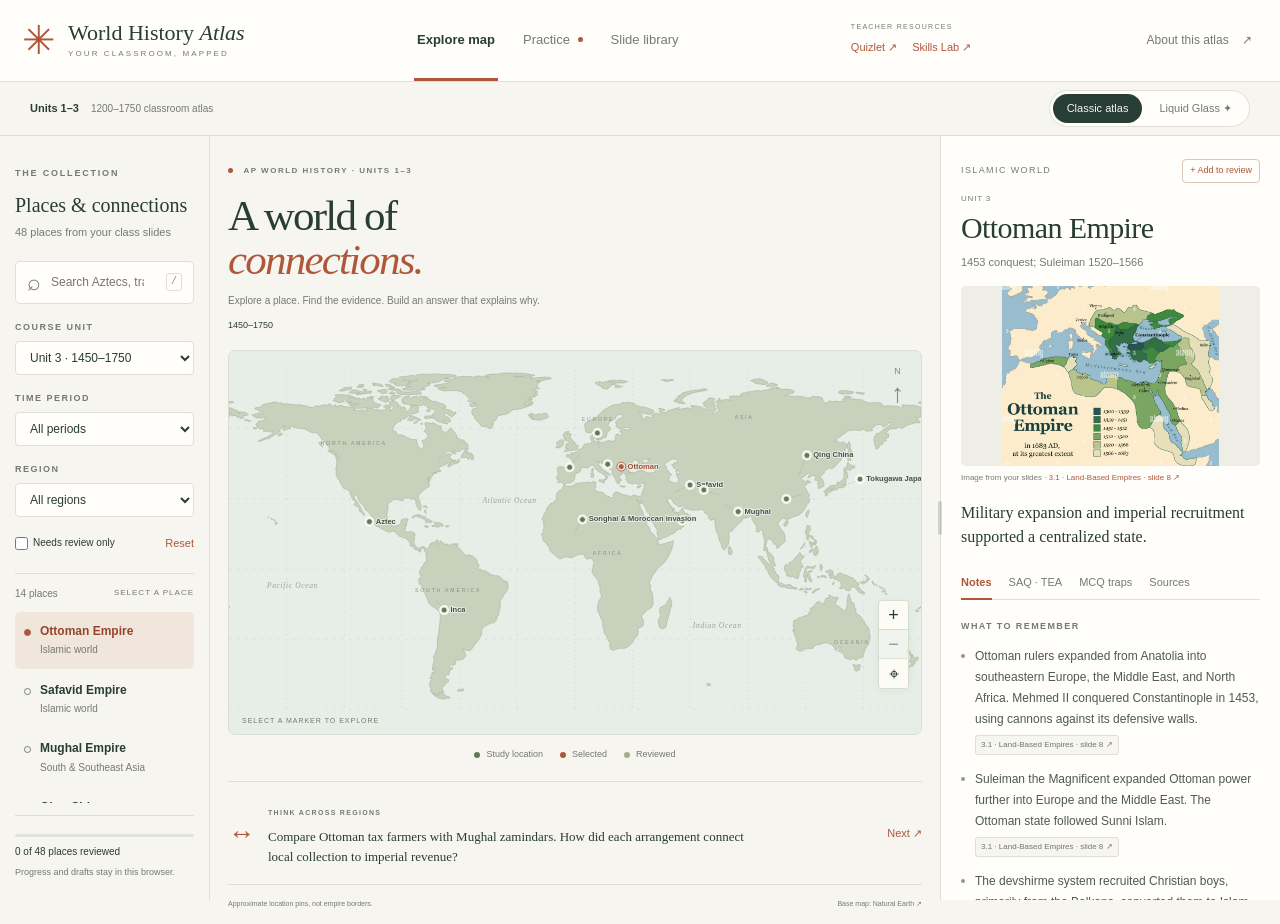
<file: index.html>
<!doctype html>
<html lang="en" data-default-theme="classic" data-theme="classic">
<head>
  <meta charset="utf-8">
  <meta name="viewport" content="width=device-width,initial-scale=1">
  <meta name="description" content="An offline AP World History study atlas built from your classroom slides. Explore places, practice TEA responses, and revise with source-linked questions.">
  <meta name="theme-color" content="#f7f5ef">
  <title>World History Atlas · APWH Study Map</title>
  <link rel="icon" href="assets/favicon.svg" type="image/svg+xml">
  <script src="theme.js"></script>
  <link rel="stylesheet" href="styles.css">
  <link rel="stylesheet" href="unit3.css">
  <link rel="stylesheet" href="glass.css">
  <link rel="stylesheet" href="ocean-glass.css?v=classic-ocean">
  <link rel="stylesheet" href="live-glass.css?v=study-resize-1">
  <link rel="stylesheet" href="glass-material.css?v=optics-3">
  <link rel="stylesheet" href="map-interactions.css?v=map-gestures-3">
  <link rel="stylesheet" href="study-controls.css?v=study-controls-1">
  <link rel="stylesheet" href="study-resize.css?v=study-resize-1">
  <script src="land.js" defer></script>
  <script src="sources.js" defer></script>
  <script src="data.js" defer></script>
  <script src="app.js?v=map-gestures-3" defer></script>
  <script src="ocean-glass.js?v=classic-ocean" defer></script>
  <script src="glass-material.js?v=study-controls-1" defer></script>
  <script src="live-glass.js?v=study-resize-1" defer></script>
  <script src="glass-diagnostics.js?v=optics-3" defer></script>
  <script src="study-resize.js?v=study-resize-1" defer></script>
</head>
<body>
  <a href="#main" class="skip-link">Skip to study content</a>
  <header class="site-header">
    <a href="#explore" class="brand" aria-label="World History Atlas home"><span class="brand-symbol" aria-hidden="true">✳</span><span>World History <em>Atlas</em><small>YOUR CLASSROOM, MAPPED</small></span></a>
    <nav aria-label="Main navigation">
      <button class="nav-button active" data-view="explore" aria-current="page">Explore map</button>
      <button class="nav-button" data-view="practice">Practice <span class="nav-dot" aria-hidden="true"></span></button>
      <button class="nav-button" data-view="library">Slide library</button>
    </nav>
    <div class="teacher-links" role="group" aria-label="Teacher resources">
      <span class="teacher-links-label">TEACHER RESOURCES</span>
      <div class="teacher-links-items">
        <a href="https://quizlet.com/class/31576935/materials" target="_blank" rel="noopener noreferrer" aria-label="Open your teacher’s Quizlet class in a new tab">Quizlet ↗</a>
        <a href="https://ap-history-skills-lab.netlify.app/" target="_blank" rel="noopener noreferrer" aria-label="Open your teacher’s AP History Skills Lab in a new tab">Skills Lab ↗</a>
      </div>
    </div>
    <button class="about-button" id="about-button" aria-label="About sources and map">About this atlas <span aria-hidden="true">↗</span></button>
  </header>
  <div class="edition-toolbar">
    <div class="edition-scope"><strong>Units 1–3</strong><span>1200–1750 classroom atlas</span></div>
    <div class="edition-switch" role="group" aria-label="Choose a visual style">
      <a id="theme-classic" data-theme-choice="classic" href="classic.html" aria-current="page">Classic atlas</a>
      <a id="theme-glass" data-theme-choice="glass" href="glass.html">Liquid Glass <span aria-hidden="true">✦</span></a>
    </div>
  </div>
  <main id="main" tabindex="-1">
    <section id="view-explore" class="view explore-view" aria-label="Explore the study map">
      <aside class="sidebar" aria-label="Search and filter locations">
        <div class="sidebar-intro"><span class="eyebrow">THE COLLECTION</span><h2>Places & connections</h2><p><span id="entry-count">0</span> places from your class slides</p></div>
        <label class="search-box"><span aria-hidden="true">⌕</span><input id="search" type="search" placeholder="Search Aztecs, trade…" aria-label="Search places and study notes"><kbd>/</kbd></label>
        <div class="filter-section unit-filter"><label for="unit">COURSE UNIT</label><select id="unit"><option value="all">All units</option><option value="units12">Units 1–2 · 1200–1450</option><option value="unit3">Unit 3 · 1450–1750</option></select></div>
        <div class="filter-section"><label for="period">TIME PERIOD</label><select id="period"><option value="all">All periods</option><option value="core">1200–1450</option><option value="earlymodern">1450–1750 · Unit 3</option><option value="before">Before 1200 · context</option><option value="after">Later extensions · Units 1–2</option></select></div>
        <div class="filter-section"><label for="region">REGION</label><select id="region"><option value="all">All regions</option></select></div>
        <div class="revision-line"><label><input type="checkbox" id="revision-only"> Needs review only</label><button id="clear-filters" class="text-button">Reset</button></div>
        <div class="list-heading"><span id="result-count" role="status" aria-live="polite"></span><span>SELECT A PLACE</span></div>
        <div id="location-list" class="location-list" aria-label="Filtered study locations"></div>
        <div class="sidebar-bottom"><span class="progress-track"><span id="progress-bar"></span></span><p id="progress-label"></p><small>Progress and drafts stay in this browser.</small></div>
      </aside>
      <section class="atlas-stage" aria-label="World map">
        <div class="atlas-heading"><div class="eyebrow"><span class="live-dot"></span> AP WORLD HISTORY · UNITS 1–3</div><h1>A world of<br><em>connections.</em></h1><p>Explore a place. Find the evidence.<br> Build an answer that explains why.</p><div class="scope-note" id="scope-note">1200–1750 <span>Now including Unit 3: land-based empires</span></div></div>
        <div id="map-wrap" class="map-wrap">
          <div id="ocean-surface" class="ocean-surface" aria-hidden="true" data-renderer="pending">
            <canvas id="ocean-canvas"></canvas>
            <svg class="ocean-svg-fallback" viewBox="0 0 1100 610" preserveAspectRatio="none" focusable="false">
              <defs><filter id="ocean-photo-refraction" x="-12%" y="-12%" width="124%" height="124%" color-interpolation-filters="sRGB"><feTurbulence type="fractalNoise" baseFrequency="0.007 0.011" numOctaves="2" seed="12" result="ocean-flow"/><feGaussianBlur in="ocean-flow" stdDeviation="2.4" result="ocean-normal"/><feDisplacementMap in="SourceGraphic" in2="ocean-normal" scale="46" xChannelSelector="R" yChannelSelector="G"/></filter></defs>
              <image id="ocean-fallback-photo" x="-40" y="-24" width="1180" height="658" preserveAspectRatio="xMidYMid slice" filter="url(#ocean-photo-refraction)"/>
            </svg>
          </div>
            <svg id="world-map" viewBox="0 0 1100 610" role="group" aria-label="Interactive world study map. Select a marker, or use the location list. Drag or use two fingers to pan; use the mouse wheel, pinch, or zoom buttons to zoom.">
            <defs><pattern id="ocean-dots" width="12" height="12" patternUnits="userSpaceOnUse"><circle cx="1" cy="1" r="0.65" fill="#bfcbc6" opacity=".42"/></pattern></defs>
            <rect width="1100" height="610" fill="url(#ocean-dots)"/>
            <g id="map-world"><g id="graticule" aria-hidden="true"></g><g id="land" aria-hidden="true"></g><g id="map-labels" aria-hidden="true"></g><g id="markers"></g></g>
          </svg>
          <div class="map-controls" aria-label="Map controls"><button id="zoom-in" aria-label="Zoom in">+</button><button id="zoom-out" aria-label="Zoom out">−</button><button id="zoom-reset" aria-label="Reset map view">⌖</button></div>
          <div class="map-north" aria-hidden="true">N<span>↑</span></div>
          <div class="map-tooltip" id="map-tooltip" role="status"></div>
          <p class="map-help">SELECT A MARKER TO EXPLORE <span>Drag to pan · Scroll or + / − to zoom</span></p>
        </div>
        <div class="map-legend"><span><i class="legend-dot"></i> Study location</span><span><i class="legend-dot selected"></i> Selected</span><span><i class="legend-dot known"></i> Reviewed</span></div>
        <div class="connection-note"><span class="note-icon" aria-hidden="true">↔</span><div><span class="eyebrow">THINK ACROSS REGIONS</span><p id="connection-text">Compare how states organized power, adapted to their environments, and connected through exchange.</p></div><button class="text-button" id="connection-next" aria-label="Next comparison idea">Next ↗</button></div>
        <footer class="map-footer"><span>Approximate location pins, not empire borders.</span><a class="ocean-credit" href="https://pixnio.com/media/dark-dark-blue-liquid-shadow-surface" target="_blank" rel="noopener noreferrer">Ocean photo · Adrian Pelletier ↗</a><a href="https://www.naturalearthdata.com/downloads/110m-physical-vectors/" target="_blank" rel="noreferrer">Base map: Natural Earth ↗</a></footer>
      </section>
      <aside id="detail-panel" class="detail-panel" aria-label="Selected location study panel" tabindex="-1"></aside>
    </section>

    <section id="view-practice" class="view practice-view" hidden aria-label="Practice and revision">
      <div class="page-intro"><span class="eyebrow">RECALL, EXPLAIN, CONNECT</span><h1>Make it <em>stick.</em></h1><p>Questions drawn from your classroom slides. Use the map’s filters to focus a session.</p></div>
      <div class="practice-layout">
        <aside class="practice-settings">
          <h2>Your revision session</h2><p id="practice-scope"></p>
          <label for="question-count">Questions</label><select id="question-count"><option value="10">Up to 10 questions</option><option value="20">Up to 20 questions</option><option value="all">All matching questions</option></select>
          <label class="check-label"><input id="quiz-review-only" type="checkbox"> Only places marked for review</label>
          <button id="start-quiz" class="primary-button">Start a session <span>→</span></button>
          <button id="resume-missed" class="secondary-button" hidden>Retry missed questions</button>
          <div class="practice-resources">
            <span class="eyebrow">PRACTICE WITH YOUR TEACHER</span>
            <a href="https://quizlet.com/class/31576935/materials" target="_blank" rel="noopener noreferrer">Quizlet class <span aria-hidden="true">↗</span><small>Open the class materials and question sets.</small></a>
            <a href="https://ap-history-skills-lab.netlify.app/" target="_blank" rel="noopener noreferrer">AP History Skills Lab <span aria-hidden="true">↗</span><small>SAQ prompts, teacher examples, and self-checks.</small></a>
          </div>
          <div class="practice-tip"><span class="eyebrow">A SMALL STUDY HABIT</span><p>Choose an answer before checking. Read the explanation, then open the source when you need the evidence.</p></div>
          <p class="muted small">These are original practice questions derived from the slides, not official College Board questions.</p>
        </aside>
        <div id="quiz-area" class="quiz-area" aria-live="polite"></div>
      </div>
    </section>

    <section id="view-library" class="view library-view" hidden aria-label="Classroom slide library">
      <div class="page-intro"><span class="eyebrow">GO BACK TO THE EVIDENCE</span><h1>Your classroom <em>library.</em></h1><p id="library-description">Original text, speaker notes where present, and embedded images from every classroom deck.</p></div>
      <div class="library-controls"><label class="search-box"><span aria-hidden="true">⌕</span><input id="library-search" type="search" placeholder="Search original slide text…" aria-label="Search slide library"></label><label class="sr-only" for="library-unit">Filter library by unit</label><select id="library-unit"><option value="all">All units</option><option value="units12">Units 1–2</option><option value="unit3">Unit 3</option></select><label class="sr-only" for="deck-filter">Filter by deck</label><select id="deck-filter"><option value="all">All classroom decks</option></select><button id="review-issues" class="secondary-button">Source notes to check</button></div>
      <div id="library-count" class="muted" role="status"></div><div id="slide-grid" class="slide-grid"></div><div id="library-pagination" class="pagination"></div>
    </section>
  </main>
  <dialog id="source-dialog" aria-labelledby="dialog-title"><div class="dialog-top"><span class="eyebrow">CLASSROOM SOURCE</span><button id="dialog-close" class="icon-button" aria-label="Close dialog">×</button></div><div id="dialog-content"></div></dialog>
  <div id="toast" class="toast" role="status" aria-live="polite"></div>
  <svg class="liquid-optics-defs" width="0" height="0" aria-hidden="true" focusable="false"><defs><filter id="atlas-control-refraction" x="-25%" y="-40%" width="150%" height="180%" color-interpolation-filters="sRGB"><feTurbulence type="fractalNoise" baseFrequency="0.019 0.052" numOctaves="2" seed="8" result="button-height"/><feGaussianBlur in="button-height" stdDeviation="1.15" result="button-normal"/><feDisplacementMap in="SourceGraphic" in2="button-normal" scale="18" xChannelSelector="R" yChannelSelector="G"/></filter></defs></svg>
  <noscript>This atlas needs JavaScript. Enable it in your browser and reopen this page.</noscript>
</body>
</html>
</file>
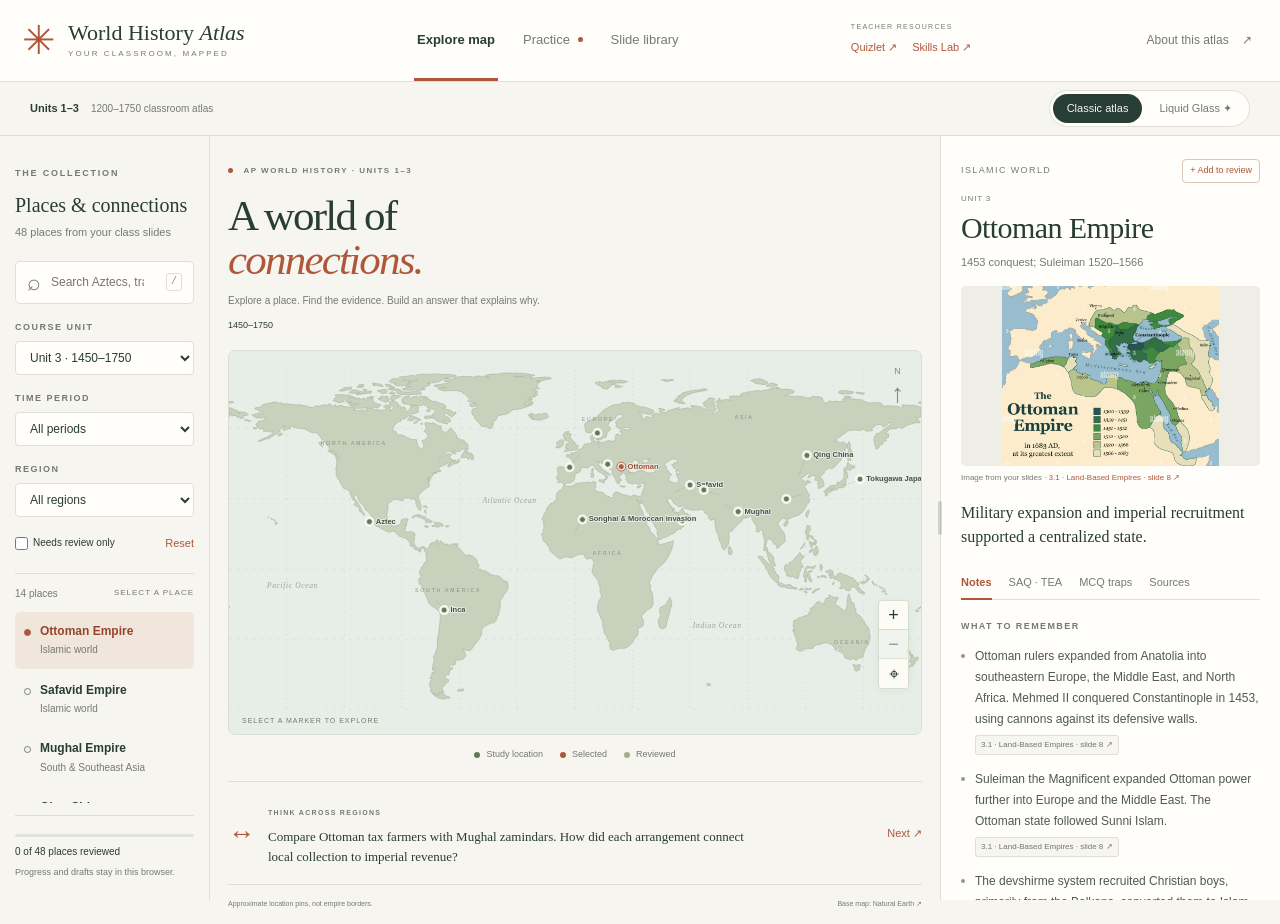
<file: classic.html>
<!doctype html>
<html lang="en" data-default-theme="classic" data-theme="classic">
<head>
  <meta charset="utf-8">
  <meta name="viewport" content="width=device-width,initial-scale=1">
  <meta name="description" content="An offline AP World History study atlas built from your classroom slides. Explore places, practice TEA responses, and revise with source-linked questions.">
  <meta name="theme-color" content="#f7f5ef">
  <title>World History Atlas · Classic</title>
  <link rel="icon" href="assets/favicon.svg" type="image/svg+xml">
  <script src="theme.js"></script>
  <link rel="stylesheet" href="styles.css">
  <link rel="stylesheet" href="unit3.css">
  <link rel="stylesheet" href="glass.css">
  <link rel="stylesheet" href="ocean-glass.css?v=classic-ocean">
  <link rel="stylesheet" href="live-glass.css?v=study-resize-1">
  <link rel="stylesheet" href="glass-material.css?v=optics-3">
  <link rel="stylesheet" href="map-interactions.css?v=map-gestures-3">
  <link rel="stylesheet" href="study-controls.css?v=study-controls-1">
  <link rel="stylesheet" href="study-resize.css?v=study-resize-1">
  <script src="land.js" defer></script>
  <script src="sources.js" defer></script>
  <script src="data.js" defer></script>
  <script src="app.js?v=map-gestures-3" defer></script>
  <script src="ocean-glass.js?v=classic-ocean" defer></script>
  <script src="glass-material.js?v=study-controls-1" defer></script>
  <script src="live-glass.js?v=study-resize-1" defer></script>
  <script src="glass-diagnostics.js?v=optics-3" defer></script>
  <script src="study-resize.js?v=study-resize-1" defer></script>
</head>
<body>
  <a href="#main" class="skip-link">Skip to study content</a>
  <header class="site-header">
    <a href="#explore" class="brand" aria-label="World History Atlas home"><span class="brand-symbol" aria-hidden="true">✳</span><span>World History <em>Atlas</em><small>YOUR CLASSROOM, MAPPED</small></span></a>
    <nav aria-label="Main navigation">
      <button class="nav-button active" data-view="explore" aria-current="page">Explore map</button>
      <button class="nav-button" data-view="practice">Practice <span class="nav-dot" aria-hidden="true"></span></button>
      <button class="nav-button" data-view="library">Slide library</button>
    </nav>
    <div class="teacher-links" role="group" aria-label="Teacher resources">
      <span class="teacher-links-label">TEACHER RESOURCES</span>
      <div class="teacher-links-items">
        <a href="https://quizlet.com/class/31576935/materials" target="_blank" rel="noopener noreferrer" aria-label="Open your teacher’s Quizlet class in a new tab">Quizlet ↗</a>
        <a href="https://ap-history-skills-lab.netlify.app/" target="_blank" rel="noopener noreferrer" aria-label="Open your teacher’s AP History Skills Lab in a new tab">Skills Lab ↗</a>
      </div>
    </div>
    <button class="about-button" id="about-button" aria-label="About sources and map">About this atlas <span aria-hidden="true">↗</span></button>
  </header>
  <div class="edition-toolbar">
    <div class="edition-scope"><strong>Units 1–3</strong><span>1200–1750 classroom atlas</span></div>
    <div class="edition-switch" role="group" aria-label="Choose a visual style">
      <a id="theme-classic" data-theme-choice="classic" href="classic.html" aria-current="page">Classic atlas</a>
      <a id="theme-glass" data-theme-choice="glass" href="glass.html">Liquid Glass <span aria-hidden="true">✦</span></a>
    </div>
  </div>
  <main id="main" tabindex="-1">
    <section id="view-explore" class="view explore-view" aria-label="Explore the study map">
      <aside class="sidebar" aria-label="Search and filter locations">
        <div class="sidebar-intro"><span class="eyebrow">THE COLLECTION</span><h2>Places & connections</h2><p><span id="entry-count">0</span> places from your class slides</p></div>
        <label class="search-box"><span aria-hidden="true">⌕</span><input id="search" type="search" placeholder="Search Aztecs, trade…" aria-label="Search places and study notes"><kbd>/</kbd></label>
        <div class="filter-section unit-filter"><label for="unit">COURSE UNIT</label><select id="unit"><option value="all">All units</option><option value="units12">Units 1–2 · 1200–1450</option><option value="unit3">Unit 3 · 1450–1750</option></select></div>
        <div class="filter-section"><label for="period">TIME PERIOD</label><select id="period"><option value="all">All periods</option><option value="core">1200–1450</option><option value="earlymodern">1450–1750 · Unit 3</option><option value="before">Before 1200 · context</option><option value="after">Later extensions · Units 1–2</option></select></div>
        <div class="filter-section"><label for="region">REGION</label><select id="region"><option value="all">All regions</option></select></div>
        <div class="revision-line"><label><input type="checkbox" id="revision-only"> Needs review only</label><button id="clear-filters" class="text-button">Reset</button></div>
        <div class="list-heading"><span id="result-count" role="status" aria-live="polite"></span><span>SELECT A PLACE</span></div>
        <div id="location-list" class="location-list" aria-label="Filtered study locations"></div>
        <div class="sidebar-bottom"><span class="progress-track"><span id="progress-bar"></span></span><p id="progress-label"></p><small>Progress and drafts stay in this browser.</small></div>
      </aside>
      <section class="atlas-stage" aria-label="World map">
        <div class="atlas-heading"><div class="eyebrow"><span class="live-dot"></span> AP WORLD HISTORY · UNITS 1–3</div><h1>A world of<br><em>connections.</em></h1><p>Explore a place. Find the evidence.<br> Build an answer that explains why.</p><div class="scope-note" id="scope-note">1200–1750 <span>Now including Unit 3: land-based empires</span></div></div>
        <div id="map-wrap" class="map-wrap">
          <div id="ocean-surface" class="ocean-surface" aria-hidden="true" data-renderer="pending">
            <canvas id="ocean-canvas"></canvas>
            <svg class="ocean-svg-fallback" viewBox="0 0 1100 610" preserveAspectRatio="none" focusable="false">
              <defs><filter id="ocean-photo-refraction" x="-12%" y="-12%" width="124%" height="124%" color-interpolation-filters="sRGB"><feTurbulence type="fractalNoise" baseFrequency="0.007 0.011" numOctaves="2" seed="12" result="ocean-flow"/><feGaussianBlur in="ocean-flow" stdDeviation="2.4" result="ocean-normal"/><feDisplacementMap in="SourceGraphic" in2="ocean-normal" scale="46" xChannelSelector="R" yChannelSelector="G"/></filter></defs>
              <image id="ocean-fallback-photo" x="-40" y="-24" width="1180" height="658" preserveAspectRatio="xMidYMid slice" filter="url(#ocean-photo-refraction)"/>
            </svg>
          </div>
            <svg id="world-map" viewBox="0 0 1100 610" role="group" aria-label="Interactive world study map. Select a marker, or use the location list. Drag or use two fingers to pan; use the mouse wheel, pinch, or zoom buttons to zoom.">
            <defs><pattern id="ocean-dots" width="12" height="12" patternUnits="userSpaceOnUse"><circle cx="1" cy="1" r="0.65" fill="#bfcbc6" opacity=".42"/></pattern></defs>
            <rect width="1100" height="610" fill="url(#ocean-dots)"/>
            <g id="map-world"><g id="graticule" aria-hidden="true"></g><g id="land" aria-hidden="true"></g><g id="map-labels" aria-hidden="true"></g><g id="markers"></g></g>
          </svg>
          <div class="map-controls" aria-label="Map controls"><button id="zoom-in" aria-label="Zoom in">+</button><button id="zoom-out" aria-label="Zoom out">−</button><button id="zoom-reset" aria-label="Reset map view">⌖</button></div>
          <div class="map-north" aria-hidden="true">N<span>↑</span></div>
          <div class="map-tooltip" id="map-tooltip" role="status"></div>
          <p class="map-help">SELECT A MARKER TO EXPLORE <span>Drag to pan · Scroll or + / − to zoom</span></p>
        </div>
        <div class="map-legend"><span><i class="legend-dot"></i> Study location</span><span><i class="legend-dot selected"></i> Selected</span><span><i class="legend-dot known"></i> Reviewed</span></div>
        <div class="connection-note"><span class="note-icon" aria-hidden="true">↔</span><div><span class="eyebrow">THINK ACROSS REGIONS</span><p id="connection-text">Compare how states organized power, adapted to their environments, and connected through exchange.</p></div><button class="text-button" id="connection-next" aria-label="Next comparison idea">Next ↗</button></div>
        <footer class="map-footer"><span>Approximate location pins, not empire borders.</span><a class="ocean-credit" href="https://pixnio.com/media/dark-dark-blue-liquid-shadow-surface" target="_blank" rel="noopener noreferrer">Ocean photo · Adrian Pelletier ↗</a><a href="https://www.naturalearthdata.com/downloads/110m-physical-vectors/" target="_blank" rel="noreferrer">Base map: Natural Earth ↗</a></footer>
      </section>
      <aside id="detail-panel" class="detail-panel" aria-label="Selected location study panel" tabindex="-1"></aside>
    </section>

    <section id="view-practice" class="view practice-view" hidden aria-label="Practice and revision">
      <div class="page-intro"><span class="eyebrow">RECALL, EXPLAIN, CONNECT</span><h1>Make it <em>stick.</em></h1><p>Questions drawn from your classroom slides. Use the map’s filters to focus a session.</p></div>
      <div class="practice-layout">
        <aside class="practice-settings">
          <h2>Your revision session</h2><p id="practice-scope"></p>
          <label for="question-count">Questions</label><select id="question-count"><option value="10">Up to 10 questions</option><option value="20">Up to 20 questions</option><option value="all">All matching questions</option></select>
          <label class="check-label"><input id="quiz-review-only" type="checkbox"> Only places marked for review</label>
          <button id="start-quiz" class="primary-button">Start a session <span>→</span></button>
          <button id="resume-missed" class="secondary-button" hidden>Retry missed questions</button>
          <div class="practice-resources">
            <span class="eyebrow">PRACTICE WITH YOUR TEACHER</span>
            <a href="https://quizlet.com/class/31576935/materials" target="_blank" rel="noopener noreferrer">Quizlet class <span aria-hidden="true">↗</span><small>Open the class materials and question sets.</small></a>
            <a href="https://ap-history-skills-lab.netlify.app/" target="_blank" rel="noopener noreferrer">AP History Skills Lab <span aria-hidden="true">↗</span><small>SAQ prompts, teacher examples, and self-checks.</small></a>
          </div>
          <div class="practice-tip"><span class="eyebrow">A SMALL STUDY HABIT</span><p>Choose an answer before checking. Read the explanation, then open the source when you need the evidence.</p></div>
          <p class="muted small">These are original practice questions derived from the slides, not official College Board questions.</p>
        </aside>
        <div id="quiz-area" class="quiz-area" aria-live="polite"></div>
      </div>
    </section>

    <section id="view-library" class="view library-view" hidden aria-label="Classroom slide library">
      <div class="page-intro"><span class="eyebrow">GO BACK TO THE EVIDENCE</span><h1>Your classroom <em>library.</em></h1><p id="library-description">Original text, speaker notes where present, and embedded images from every classroom deck.</p></div>
      <div class="library-controls"><label class="search-box"><span aria-hidden="true">⌕</span><input id="library-search" type="search" placeholder="Search original slide text…" aria-label="Search slide library"></label><label class="sr-only" for="library-unit">Filter library by unit</label><select id="library-unit"><option value="all">All units</option><option value="units12">Units 1–2</option><option value="unit3">Unit 3</option></select><label class="sr-only" for="deck-filter">Filter by deck</label><select id="deck-filter"><option value="all">All classroom decks</option></select><button id="review-issues" class="secondary-button">Source notes to check</button></div>
      <div id="library-count" class="muted" role="status"></div><div id="slide-grid" class="slide-grid"></div><div id="library-pagination" class="pagination"></div>
    </section>
  </main>
  <dialog id="source-dialog" aria-labelledby="dialog-title"><div class="dialog-top"><span class="eyebrow">CLASSROOM SOURCE</span><button id="dialog-close" class="icon-button" aria-label="Close dialog">×</button></div><div id="dialog-content"></div></dialog>
  <div id="toast" class="toast" role="status" aria-live="polite"></div>
  <svg class="liquid-optics-defs" width="0" height="0" aria-hidden="true" focusable="false"><defs><filter id="atlas-control-refraction" x="-25%" y="-40%" width="150%" height="180%" color-interpolation-filters="sRGB"><feTurbulence type="fractalNoise" baseFrequency="0.019 0.052" numOctaves="2" seed="8" result="button-height"/><feGaussianBlur in="button-height" stdDeviation="1.15" result="button-normal"/><feDisplacementMap in="SourceGraphic" in2="button-normal" scale="18" xChannelSelector="R" yChannelSelector="G"/></filter></defs></svg>
  <noscript>This atlas needs JavaScript. Enable it in your browser and reopen this page.</noscript>
</body>
</html>
</file>
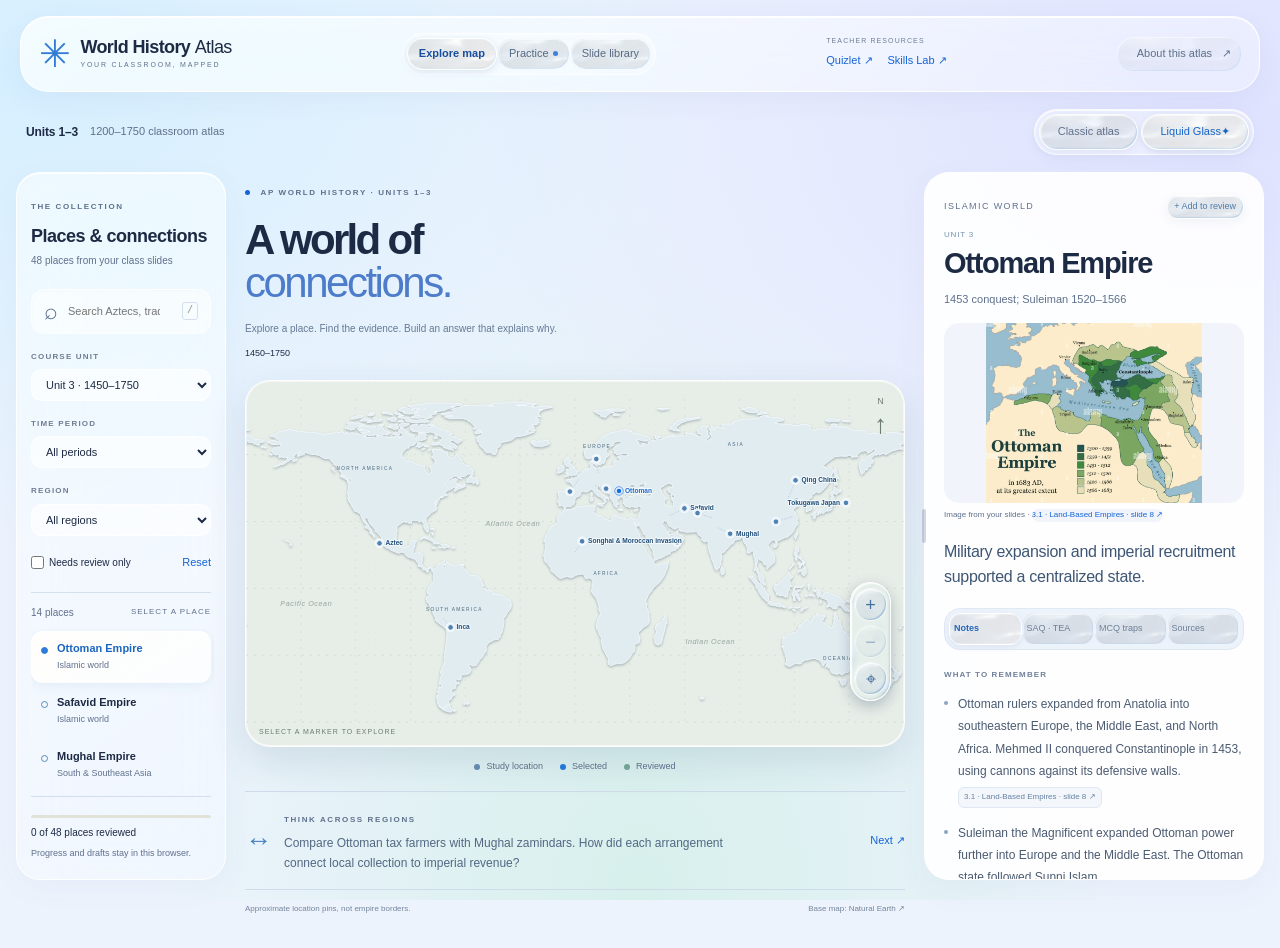
<file: glass.html>
<!doctype html>
<html lang="en" data-default-theme="glass" data-theme="glass">
<head>
  <meta charset="utf-8">
  <meta name="viewport" content="width=device-width,initial-scale=1">
  <meta name="description" content="An offline AP World History study atlas built from your classroom slides. Explore places, practice TEA responses, and revise with source-linked questions.">
  <meta name="theme-color" content="#f7f5ef">
  <title>World History Atlas · Liquid Glass</title>
  <link rel="icon" href="assets/favicon.svg" type="image/svg+xml">
  <script src="theme.js"></script>
  <link rel="stylesheet" href="styles.css">
  <link rel="stylesheet" href="unit3.css">
  <link rel="stylesheet" href="glass.css">
  <link rel="stylesheet" href="ocean-glass.css?v=classic-ocean">
  <link rel="stylesheet" href="live-glass.css?v=study-resize-1">
  <link rel="stylesheet" href="glass-material.css?v=optics-3">
  <link rel="stylesheet" href="map-interactions.css?v=map-gestures-3">
  <link rel="stylesheet" href="study-controls.css?v=study-controls-1">
  <link rel="stylesheet" href="study-resize.css?v=study-resize-1">
  <script src="land.js" defer></script>
  <script src="sources.js" defer></script>
  <script src="data.js" defer></script>
  <script src="app.js?v=map-gestures-3" defer></script>
  <script src="ocean-glass.js?v=classic-ocean" defer></script>
  <script src="glass-material.js?v=study-controls-1" defer></script>
  <script src="live-glass.js?v=study-resize-1" defer></script>
  <script src="glass-diagnostics.js?v=optics-3" defer></script>
  <script src="study-resize.js?v=study-resize-1" defer></script>
</head>
<body>
  <a href="#main" class="skip-link">Skip to study content</a>
  <header class="site-header">
    <a href="#explore" class="brand" aria-label="World History Atlas home"><span class="brand-symbol" aria-hidden="true">✳</span><span>World History <em>Atlas</em><small>YOUR CLASSROOM, MAPPED</small></span></a>
    <nav aria-label="Main navigation">
      <button class="nav-button active" data-view="explore" aria-current="page">Explore map</button>
      <button class="nav-button" data-view="practice">Practice <span class="nav-dot" aria-hidden="true"></span></button>
      <button class="nav-button" data-view="library">Slide library</button>
    </nav>
    <div class="teacher-links" role="group" aria-label="Teacher resources">
      <span class="teacher-links-label">TEACHER RESOURCES</span>
      <div class="teacher-links-items">
        <a href="https://quizlet.com/class/31576935/materials" target="_blank" rel="noopener noreferrer" aria-label="Open your teacher’s Quizlet class in a new tab">Quizlet ↗</a>
        <a href="https://ap-history-skills-lab.netlify.app/" target="_blank" rel="noopener noreferrer" aria-label="Open your teacher’s AP History Skills Lab in a new tab">Skills Lab ↗</a>
      </div>
    </div>
    <button class="about-button" id="about-button" aria-label="About sources and map">About this atlas <span aria-hidden="true">↗</span></button>
  </header>
  <div class="edition-toolbar">
    <div class="edition-scope"><strong>Units 1–3</strong><span>1200–1750 classroom atlas</span></div>
    <div class="edition-switch" role="group" aria-label="Choose a visual style">
      <a id="theme-classic" data-theme-choice="classic" href="classic.html" aria-current="page">Classic atlas</a>
      <a id="theme-glass" data-theme-choice="glass" href="glass.html">Liquid Glass <span aria-hidden="true">✦</span></a>
    </div>
  </div>
  <main id="main" tabindex="-1">
    <section id="view-explore" class="view explore-view" aria-label="Explore the study map">
      <aside class="sidebar" aria-label="Search and filter locations">
        <div class="sidebar-intro"><span class="eyebrow">THE COLLECTION</span><h2>Places & connections</h2><p><span id="entry-count">0</span> places from your class slides</p></div>
        <label class="search-box"><span aria-hidden="true">⌕</span><input id="search" type="search" placeholder="Search Aztecs, trade…" aria-label="Search places and study notes"><kbd>/</kbd></label>
        <div class="filter-section unit-filter"><label for="unit">COURSE UNIT</label><select id="unit"><option value="all">All units</option><option value="units12">Units 1–2 · 1200–1450</option><option value="unit3">Unit 3 · 1450–1750</option></select></div>
        <div class="filter-section"><label for="period">TIME PERIOD</label><select id="period"><option value="all">All periods</option><option value="core">1200–1450</option><option value="earlymodern">1450–1750 · Unit 3</option><option value="before">Before 1200 · context</option><option value="after">Later extensions · Units 1–2</option></select></div>
        <div class="filter-section"><label for="region">REGION</label><select id="region"><option value="all">All regions</option></select></div>
        <div class="revision-line"><label><input type="checkbox" id="revision-only"> Needs review only</label><button id="clear-filters" class="text-button">Reset</button></div>
        <div class="list-heading"><span id="result-count" role="status" aria-live="polite"></span><span>SELECT A PLACE</span></div>
        <div id="location-list" class="location-list" aria-label="Filtered study locations"></div>
        <div class="sidebar-bottom"><span class="progress-track"><span id="progress-bar"></span></span><p id="progress-label"></p><small>Progress and drafts stay in this browser.</small></div>
      </aside>
      <section class="atlas-stage" aria-label="World map">
        <div class="atlas-heading"><div class="eyebrow"><span class="live-dot"></span> AP WORLD HISTORY · UNITS 1–3</div><h1>A world of<br><em>connections.</em></h1><p>Explore a place. Find the evidence.<br> Build an answer that explains why.</p><div class="scope-note" id="scope-note">1200–1750 <span>Now including Unit 3: land-based empires</span></div></div>
        <div id="map-wrap" class="map-wrap">
          <div id="ocean-surface" class="ocean-surface" aria-hidden="true" data-renderer="pending">
            <canvas id="ocean-canvas"></canvas>
            <svg class="ocean-svg-fallback" viewBox="0 0 1100 610" preserveAspectRatio="none" focusable="false">
              <defs><filter id="ocean-photo-refraction" x="-12%" y="-12%" width="124%" height="124%" color-interpolation-filters="sRGB"><feTurbulence type="fractalNoise" baseFrequency="0.007 0.011" numOctaves="2" seed="12" result="ocean-flow"/><feGaussianBlur in="ocean-flow" stdDeviation="2.4" result="ocean-normal"/><feDisplacementMap in="SourceGraphic" in2="ocean-normal" scale="46" xChannelSelector="R" yChannelSelector="G"/></filter></defs>
              <image id="ocean-fallback-photo" x="-40" y="-24" width="1180" height="658" preserveAspectRatio="xMidYMid slice" filter="url(#ocean-photo-refraction)"/>
            </svg>
          </div>
            <svg id="world-map" viewBox="0 0 1100 610" role="group" aria-label="Interactive world study map. Select a marker, or use the location list. Drag or use two fingers to pan; use the mouse wheel, pinch, or zoom buttons to zoom.">
            <defs><pattern id="ocean-dots" width="12" height="12" patternUnits="userSpaceOnUse"><circle cx="1" cy="1" r="0.65" fill="#bfcbc6" opacity=".42"/></pattern></defs>
            <rect width="1100" height="610" fill="url(#ocean-dots)"/>
            <g id="map-world"><g id="graticule" aria-hidden="true"></g><g id="land" aria-hidden="true"></g><g id="map-labels" aria-hidden="true"></g><g id="markers"></g></g>
          </svg>
          <div class="map-controls" aria-label="Map controls"><button id="zoom-in" aria-label="Zoom in">+</button><button id="zoom-out" aria-label="Zoom out">−</button><button id="zoom-reset" aria-label="Reset map view">⌖</button></div>
          <div class="map-north" aria-hidden="true">N<span>↑</span></div>
          <div class="map-tooltip" id="map-tooltip" role="status"></div>
          <p class="map-help">SELECT A MARKER TO EXPLORE <span>Drag to pan · Scroll or + / − to zoom</span></p>
        </div>
        <div class="map-legend"><span><i class="legend-dot"></i> Study location</span><span><i class="legend-dot selected"></i> Selected</span><span><i class="legend-dot known"></i> Reviewed</span></div>
        <div class="connection-note"><span class="note-icon" aria-hidden="true">↔</span><div><span class="eyebrow">THINK ACROSS REGIONS</span><p id="connection-text">Compare how states organized power, adapted to their environments, and connected through exchange.</p></div><button class="text-button" id="connection-next" aria-label="Next comparison idea">Next ↗</button></div>
        <footer class="map-footer"><span>Approximate location pins, not empire borders.</span><a class="ocean-credit" href="https://pixnio.com/media/dark-dark-blue-liquid-shadow-surface" target="_blank" rel="noopener noreferrer">Ocean photo · Adrian Pelletier ↗</a><a href="https://www.naturalearthdata.com/downloads/110m-physical-vectors/" target="_blank" rel="noreferrer">Base map: Natural Earth ↗</a></footer>
      </section>
      <aside id="detail-panel" class="detail-panel" aria-label="Selected location study panel" tabindex="-1"></aside>
    </section>

    <section id="view-practice" class="view practice-view" hidden aria-label="Practice and revision">
      <div class="page-intro"><span class="eyebrow">RECALL, EXPLAIN, CONNECT</span><h1>Make it <em>stick.</em></h1><p>Questions drawn from your classroom slides. Use the map’s filters to focus a session.</p></div>
      <div class="practice-layout">
        <aside class="practice-settings">
          <h2>Your revision session</h2><p id="practice-scope"></p>
          <label for="question-count">Questions</label><select id="question-count"><option value="10">Up to 10 questions</option><option value="20">Up to 20 questions</option><option value="all">All matching questions</option></select>
          <label class="check-label"><input id="quiz-review-only" type="checkbox"> Only places marked for review</label>
          <button id="start-quiz" class="primary-button">Start a session <span>→</span></button>
          <button id="resume-missed" class="secondary-button" hidden>Retry missed questions</button>
          <div class="practice-resources">
            <span class="eyebrow">PRACTICE WITH YOUR TEACHER</span>
            <a href="https://quizlet.com/class/31576935/materials" target="_blank" rel="noopener noreferrer">Quizlet class <span aria-hidden="true">↗</span><small>Open the class materials and question sets.</small></a>
            <a href="https://ap-history-skills-lab.netlify.app/" target="_blank" rel="noopener noreferrer">AP History Skills Lab <span aria-hidden="true">↗</span><small>SAQ prompts, teacher examples, and self-checks.</small></a>
          </div>
          <div class="practice-tip"><span class="eyebrow">A SMALL STUDY HABIT</span><p>Choose an answer before checking. Read the explanation, then open the source when you need the evidence.</p></div>
          <p class="muted small">These are original practice questions derived from the slides, not official College Board questions.</p>
        </aside>
        <div id="quiz-area" class="quiz-area" aria-live="polite"></div>
      </div>
    </section>

    <section id="view-library" class="view library-view" hidden aria-label="Classroom slide library">
      <div class="page-intro"><span class="eyebrow">GO BACK TO THE EVIDENCE</span><h1>Your classroom <em>library.</em></h1><p id="library-description">Original text, speaker notes where present, and embedded images from every classroom deck.</p></div>
      <div class="library-controls"><label class="search-box"><span aria-hidden="true">⌕</span><input id="library-search" type="search" placeholder="Search original slide text…" aria-label="Search slide library"></label><label class="sr-only" for="library-unit">Filter library by unit</label><select id="library-unit"><option value="all">All units</option><option value="units12">Units 1–2</option><option value="unit3">Unit 3</option></select><label class="sr-only" for="deck-filter">Filter by deck</label><select id="deck-filter"><option value="all">All classroom decks</option></select><button id="review-issues" class="secondary-button">Source notes to check</button></div>
      <div id="library-count" class="muted" role="status"></div><div id="slide-grid" class="slide-grid"></div><div id="library-pagination" class="pagination"></div>
    </section>
  </main>
  <dialog id="source-dialog" aria-labelledby="dialog-title"><div class="dialog-top"><span class="eyebrow">CLASSROOM SOURCE</span><button id="dialog-close" class="icon-button" aria-label="Close dialog">×</button></div><div id="dialog-content"></div></dialog>
  <div id="toast" class="toast" role="status" aria-live="polite"></div>
  <svg class="liquid-optics-defs" width="0" height="0" aria-hidden="true" focusable="false"><defs><filter id="atlas-control-refraction" x="-25%" y="-40%" width="150%" height="180%" color-interpolation-filters="sRGB"><feTurbulence type="fractalNoise" baseFrequency="0.019 0.052" numOctaves="2" seed="8" result="button-height"/><feGaussianBlur in="button-height" stdDeviation="1.15" result="button-normal"/><feDisplacementMap in="SourceGraphic" in2="button-normal" scale="18" xChannelSelector="R" yChannelSelector="G"/></filter></defs></svg>
  <noscript>This atlas needs JavaScript. Enable it in your browser and reopen this page.</noscript>
</body>
</html>
</file>
<file: styles.css>
:root{--paper:#f7f5ef;--white:#fffefa;--ink:#283d35;--muted:#747b72;--line:#dedfd5;--accent:#ae573b;--accent-bg:#f1e6dc;--sea:#e7ede7;--land:#c8d1bb;--sans:"Segoe UI",Arial,sans-serif;--serif:Georgia,"Times New Roman",serif}*{box-sizing:border-box}body{margin:0;color:var(--ink);background:var(--paper);font:14px/1.55 var(--sans)}button,input,select,textarea{font:inherit;color:inherit}button,a,input,select,textarea{-webkit-tap-highlight-color:transparent}button{cursor:pointer}button:disabled{cursor:default;opacity:.5}button{border:0;background:none}a{color:inherit;text-underline-offset:3px}button:focus-visible,a:focus-visible,input:focus-visible,select:focus-visible,textarea:focus-visible,[tabindex]:focus-visible{outline:3px solid #ae573b;outline-offset:3px}input[type=checkbox]{accent-color:var(--accent)}[hidden]{display:none!important}.sr-only{position:absolute;width:1px;height:1px;padding:0;margin:-1px;overflow:hidden;clip:rect(0,0,0,0);white-space:nowrap;border:0}.skip-link{position:fixed;top:-60px;left:12px;background:var(--ink);color:white;padding:10px;z-index:100}.skip-link:focus{top:8px}.site-header{height:82px;display:flex;align-items:center;justify-content:space-between;padding:0 30px;border-bottom:1px solid var(--line);gap:20px;background:var(--white)}.brand{display:flex;align-items:center;gap:12px;text-decoration:none;font:22px var(--serif);white-space:nowrap}.brand em{font-weight:normal}.brand-symbol{font:40px var(--serif);color:var(--accent)}.brand small{display:block;font:8px/2 var(--sans);letter-spacing:2.1px;color:var(--muted)}nav{display:flex;align-self:stretch;gap:22px}.nav-button{position:relative;padding:0 3px;color:#747b72;font-size:13px}.nav-button.active{color:var(--ink);font-weight:600}.nav-button.active:after{content:"";position:absolute;bottom:0;left:0;right:0;height:3px;background:var(--accent)}.nav-dot{display:inline-block;width:5px;height:5px;background:var(--accent);border-radius:50%;margin:0 0 2px 4px}.about-button{font-size:12px;color:var(--muted)}.about-button span{margin-left:10px}.explore-view{display:grid;grid-template-columns:235px minmax(350px,1fr) 385px;min-height:calc(100vh - 82px)}.sidebar{padding:27px 20px 20px;border-right:1px solid var(--line);display:flex;flex-direction:column;max-height:calc(100vh - 82px);position:sticky;top:0}.eyebrow{font-size:9px;font-weight:650;letter-spacing:1.8px;line-height:1.5;color:var(--muted)}h1,h2,h3,p{margin-top:0}h2{font:23px/1.2 var(--serif);font-weight:normal}.sidebar h2{font:20px/1.25 var(--serif);margin:10px 0 6px}.sidebar-intro p{font-size:11px;color:var(--muted);margin:0 0 20px}.search-box{display:flex;align-items:center;gap:8px;border:1px solid var(--line);border-radius:5px;background:var(--white);padding:9px 11px}.search-box>span{font-size:23px;line-height:1;color:var(--muted)}.search-box input{width:100%;min-width:0;outline:none;border:none;background:transparent;font-size:12px}.search-box:focus-within{outline:2px solid var(--accent);outline-offset:2px}.search-box kbd{font-size:10px;border:1px solid var(--line);padding:0 4px;border-radius:3px;color:#8b9188}.filter-section{margin-top:17px}.filter-section>label,.practice-settings>label:not(.check-label){display:block;font-size:9px;letter-spacing:1.5px;color:var(--muted);margin-bottom:6px;font-weight:600}select{border:1px solid var(--line);background:var(--white);padding:8px 25px 8px 10px;width:100%;border-radius:4px;font-size:12px}.revision-line{display:flex;align-items:center;justify-content:space-between;font-size:10px;margin:16px 0 19px;gap:6px}.revision-line label{display:flex;align-items:center;gap:5px}.revision-line input{margin:0}.text-button{font-size:11px;color:var(--accent);padding:2px 0;white-space:nowrap}.list-heading{display:flex;justify-content:space-between;align-items:center;font-size:8px;letter-spacing:1px;color:var(--muted);padding:12px 0 9px;border-top:1px solid var(--line)}.list-heading span:first-child{letter-spacing:0;font-size:10px}.location-list{overflow-y:auto;flex:1;min-height:140px;scrollbar-width:thin;padding-right:4px;margin-right:-4px}.location-item{width:100%;display:flex;gap:9px;align-items:flex-start;text-align:left;border-radius:5px;padding:11px 9px;margin:2px 0;transition:background .15s}.location-item:hover{background:#eeeee5}.location-item.active{background:var(--accent-bg);color:#94462d}.location-item .place-dot{flex-shrink:0;border:1.5px solid currentColor;width:7px;height:7px;border-radius:50%;margin-top:6px;color:#72816c}.location-item.active .place-dot{color:var(--accent);background:var(--accent)}.location-item .place-dot.known{background:#6e826b;color:#6e826b}.location-item strong{font-size:12px;font-weight:600;display:block;line-height:1.35}.location-item small{font-size:10px;display:block;color:var(--muted);margin-top:3px}.sidebar-bottom{padding-top:18px;margin-top:12px;border-top:1px solid var(--line)}.progress-track{height:3px;background:#e2e3d8;display:block;border-radius:3px;overflow:hidden}.progress-track>span{height:100%;background:#798a70;display:block;transition:width .3s}.sidebar-bottom p{font-size:10px;margin:7px 0 1px}.sidebar-bottom small{font-size:9px;color:var(--muted)}.atlas-stage{min-width:0;padding:0 26px;display:flex;flex-direction:column;overflow:hidden}.atlas-heading{padding-top:29px;position:relative}.atlas-heading .eyebrow{font-size:8px;letter-spacing:1.5px}.live-dot{display:inline-block;width:5px;height:5px;border-radius:50%;background:var(--accent);margin-right:7px}.atlas-heading h1{font:49px/1.02 var(--serif);letter-spacing:-1.8px;margin:17px 0 14px}.atlas-heading h1 em{font-weight:normal;color:var(--accent)}.atlas-heading p{position:absolute;right:0;top:73px;font-size:11px;color:var(--muted);line-height:1.85}.scope-note{font-size:9px;color:var(--ink);margin-bottom:20px}.scope-note>span{color:var(--muted);margin-left:13px;font-size:8px}.map-wrap{position:relative;min-width:0;background:var(--sea);border:1px solid #d8dfd5;border-radius:7px;overflow:hidden;flex:1;min-height:370px;max-height:570px;display:flex;align-items:center;justify-content:center}#world-map{width:100%;height:100%;min-height:370px;touch-action:none;cursor:grab;display:block}#world-map.dragging{cursor:grabbing}#land path{fill:var(--land);stroke:#aab9a1;stroke-width:.65;vector-effect:non-scaling-stroke}#graticule path{fill:none;stroke:#c8d1c8;stroke-width:.65;stroke-dasharray:2 6;opacity:.8;vector-effect:non-scaling-stroke}.continent-label{fill:#718073;font:8px var(--sans);letter-spacing:3px;opacity:.8}.ocean-label{fill:#82948c;font:italic 12px var(--serif);letter-spacing:1px;opacity:.8}.marker{cursor:pointer;outline:none}.marker .marker-halo{fill:#fffdf8;stroke:#fffdf8;stroke-width:2;opacity:.9}.marker .marker-core{fill:#617958;stroke:var(--sea);stroke-width:1.5}.marker.reviewed .marker-core{fill:#8e9f7d}.marker.selected .marker-core{fill:var(--accent)}.marker.selected .marker-halo{stroke:var(--accent);stroke-width:1.5}.marker:hover .marker-halo,.marker:focus-visible .marker-halo{stroke:var(--accent);stroke-width:3}.marker-label{font:12px var(--sans);font-weight:600;fill:#42523f;paint-order:stroke;stroke:#e7ede7;stroke-width:3px;stroke-linejoin:round;pointer-events:none}.marker.selected .marker-label{fill:#a24b31}.marker .leader{stroke:#7d8c78;stroke-width:.6;stroke-dasharray:2 2;pointer-events:none}.map-controls{position:absolute;bottom:45px;right:12px;display:flex;flex-direction:column;box-shadow:0 2px 8px #3147340b;border:1px solid #d5ddcf;border-radius:4px;overflow:hidden}.map-controls button{background:#fcfcf5;width:29px;height:29px;font-size:18px;line-height:1;border-bottom:1px solid #d5ddcf}.map-controls button:last-child{border-bottom:none}.map-controls button:hover{background:var(--accent-bg)}.map-north{position:absolute;top:16px;right:17px;font-size:9px;text-align:center;line-height:1;color:#7f8f7c}.map-north span{display:block;font:26px var(--serif);margin-top:3px}.map-help{position:absolute;bottom:8px;left:13px;right:12px;margin:0;font-size:7px;letter-spacing:1px;color:#6d7e70;pointer-events:none}.map-help span{float:right;letter-spacing:0}.map-tooltip{position:absolute;display:none;background:#293e36;color:#fffaf0;box-shadow:0 3px 15px #21362d22;border-radius:4px;padding:6px 10px;font-size:11px;pointer-events:none;z-index:5;max-width:220px}.map-tooltip.visible{display:block}.map-legend{display:flex;gap:17px;justify-content:center;font-size:9px;color:var(--muted);padding:13px 0 19px}.map-legend>span{display:flex;align-items:center;gap:6px}.legend-dot{width:6px;height:6px;border-radius:50%;background:#617958;display:inline-block}.legend-dot.selected{background:var(--accent)}.legend-dot.known{background:#a1ad8a}.connection-note{display:flex;gap:13px;align-items:center;padding:18px 0;border-top:1px solid var(--line);border-bottom:1px solid var(--line);margin-top:auto}.note-icon{font:27px var(--serif);color:var(--accent)}.connection-note .eyebrow{font-size:8px;letter-spacing:1.3px}.connection-note p{font:14px/1.5 var(--serif);margin:5px 0 0;max-width:480px}.connection-note button{margin-left:auto}.map-footer{font-size:8px;display:flex;justify-content:space-between;gap:8px;color:var(--muted);padding:14px 0}.map-footer a{text-decoration:none}.detail-panel{border-left:1px solid var(--line);background:var(--white);padding:24px 25px;max-height:calc(100vh - 82px);overflow:auto;position:sticky;top:0;scrollbar-width:thin}.detail-topline{display:flex;align-items:center;justify-content:space-between;font-size:9px;color:var(--muted);margin-bottom:10px}.detail-topline>span{letter-spacing:1.4px;text-transform:uppercase}.save-button{color:var(--accent);border:1px solid #dcc7b8;border-radius:4px;font-size:9px;padding:4px 7px}.save-button.saved{background:var(--accent-bg)}.detail-panel h2{font:33px/1.08 var(--serif);margin:5px 0 9px;letter-spacing:-.6px}.date-line{font-size:11px;color:var(--muted);margin-bottom:15px}.detail-figure{margin:0}.detail-figure button{padding:0;display:block;width:100%;background:#eeeee6;border-radius:5px;overflow:hidden}.detail-figure img{width:100%;height:180px;object-fit:contain;display:block}.detail-figure figcaption{font-size:8px;color:var(--muted);margin-top:6px}.detail-figure figcaption button{display:inline;background:none;color:var(--accent);width:auto;font-size:8px}.detail-summary{font:16px/1.5 var(--serif);margin:17px 0}.detail-tabs{display:flex;border-bottom:1px solid var(--line);gap:19px;margin:16px 0 20px}.detail-tabs button{font-size:11px;color:var(--muted);padding:8px 0;position:relative}.detail-tabs button.active{font-weight:600;color:var(--accent)}.detail-tabs button.active:after{content:"";height:2px;background:var(--accent);position:absolute;left:0;right:0;bottom:-1px}.detail-subhead{font-size:9px;letter-spacing:1.4px;color:var(--muted);margin:19px 0 12px}.fact-list{padding:0;list-style:none;margin:0}.fact-list li{padding:0 0 14px 14px;position:relative;font-size:12px;line-height:1.75;color:#4e5a50}.fact-list li:before{content:"";position:absolute;left:0;top:8px;width:4px;height:4px;border-radius:50%;background:#8f9b83}.source-chips{display:flex;flex-wrap:wrap;gap:5px;margin:8px 0 16px}.source-chip{font-size:9px;color:#6e786c;border:1px solid var(--line);border-radius:3px;padding:3px 6px;background:var(--paper)}.source-chip:hover{border-color:var(--accent);color:var(--accent)}.review-actions{display:flex;gap:8px;border-top:1px solid var(--line);padding-top:17px;margin-top:17px}.review-actions button{flex:1;font-size:10px;padding:9px;border:1px solid var(--line);border-radius:4px}.review-actions button.chosen{background:#e8eddf;border-color:#a9b69b}.review-actions button.review.chosen{background:var(--accent-bg);border-color:#d9ac93}.derived-label{font-size:9px;color:var(--muted);line-height:1.6}.prompt-box{background:#f2f0e7;border-left:2px solid #a7b39a;padding:13px;font:15px/1.5 var(--serif);margin-bottom:15px}.tea-line{display:grid;grid-template-columns:24px 1fr;gap:9px;margin:14px 0}.tea-letter{width:23px;height:23px;border:1px solid #b7c0ad;display:flex;align-items:center;justify-content:center;color:#718269;border-radius:50%;font:13px var(--serif)}.tea-line strong{display:block;font-size:9px;letter-spacing:1px;text-transform:uppercase;color:var(--muted);margin-bottom:4px}.tea-line p{font-size:12px;margin:0;color:#4e5a50}.primary-button,.secondary-button{border-radius:4px;padding:11px 16px;font-size:12px;display:inline-flex;align-items:center;justify-content:space-between;gap:12px}.primary-button{background:var(--ink);color:#fffaf0}.primary-button:hover{background:#40594b}.secondary-button{border:1px solid #cfd2c3;background:var(--white)}.secondary-button:hover{background:#efeee4}.wide{width:100%;margin:9px 0}.draft-field{display:block;margin:12px 0;font-size:10px;color:var(--muted)}textarea{display:block;width:100%;margin-top:5px;min-height:73px;resize:vertical;border:1px solid var(--line);border-radius:4px;padding:9px;background:#fffdf8;font-size:11px;line-height:1.6}.draft-status{font-size:9px;color:var(--muted)}.trap{padding:13px 0;border-bottom:1px solid var(--line);display:flex;gap:10px}.trap>span{color:var(--accent);font:19px var(--serif)}.trap p{margin:0;font-size:12px;line-height:1.75}.view:not(.explore-view){max-width:1180px;margin:auto;padding:40px 36px 70px}.page-intro{margin-bottom:30px}.page-intro h1{font:50px/1.1 var(--serif);letter-spacing:-1.5px;margin:13px 0}.page-intro h1 em{color:var(--accent);font-weight:normal}.page-intro p{color:var(--muted);max-width:680px;font-size:13px}.practice-layout{display:grid;grid-template-columns:285px 1fr;border-top:1px solid var(--line);padding-top:30px;gap:50px}.practice-settings{border-right:1px solid var(--line);padding-right:28px}.practice-settings h2{font-size:22px}.practice-settings>p{font-size:12px;color:var(--muted)}.practice-settings .primary-button{width:100%;margin:15px 0}.practice-settings .secondary-button{width:100%;margin:0 0 15px;justify-content:center}.check-label{font-size:11px;display:flex;gap:5px;align-items:center;margin:17px 0 3px}.practice-tip{margin-top:26px;padding-top:22px;border-top:1px solid var(--line)}.practice-tip p{font:17px/1.6 var(--serif);margin:9px 0 24px}.muted{color:var(--muted)}.small{font-size:10px!important}.quiz-empty{min-height:330px;background:#eeeee4;border:1px solid #e3e3d6;border-radius:6px;display:flex;flex-direction:column;justify-content:center;align-items:center;text-align:center;padding:40px}.quiz-empty .big-symbol{font:60px var(--serif);color:#a2ac93}.quiz-empty h2{margin:16px 0 8px;font-size:29px}.quiz-empty p{color:var(--muted);font-size:12px;max-width:340px}.quiz-topline{display:flex;justify-content:space-between;font-size:10px;color:var(--muted);margin-bottom:12px}.quiz-progress{height:3px;background:var(--line);margin-bottom:27px}.quiz-progress span{display:block;height:3px;background:var(--accent)}.quiz-area h2{font:28px/1.4 var(--serif);margin:12px 0 24px}.quiz-option{display:flex;align-items:center;gap:13px;width:100%;padding:15px;margin:9px 0;border:1px solid #d8dbce;border-radius:5px;background:var(--white);text-align:left;font-size:13px}.quiz-option>span{border:1px solid #d6dacb;border-radius:50%;width:25px;height:25px;display:flex;align-items:center;justify-content:center;flex-shrink:0;font-size:10px;color:var(--muted)}.quiz-option:not(:disabled):hover{border-color:#839675;background:#f0f3e9}.quiz-option.correct{background:#e7eddd;border-color:#91a478;opacity:1}.quiz-option.wrong{background:#f5e4da;border-color:#c98b6b;opacity:1}.quiz-option:disabled{opacity:.72}.quiz-feedback{margin-top:22px;border-left:3px solid #94a578;padding:5px 0 5px 16px}.quiz-feedback.wrong{border-color:var(--accent)}.quiz-feedback strong{font-size:12px}.quiz-feedback p{font-size:12px;color:#5f6c5e;margin:7px 0}.quiz-next{margin-top:20px}.quiz-result-number{font:66px/1 var(--serif);color:var(--accent);margin:25px 0 20px}.missed-list{margin:20px 0;padding:0;list-style:none}.missed-list li{border-bottom:1px solid var(--line);padding:12px 0;font-size:12px}.missed-list button{color:var(--accent);padding:3px 0}.library-controls{display:flex;align-items:center;gap:12px;margin-bottom:20px}.library-controls .search-box{flex:1}.library-controls select{max-width:240px}.library-controls .secondary-button{font-size:11px;white-space:nowrap}.slide-grid{display:grid;grid-template-columns:repeat(3,1fr);gap:20px;margin-top:18px}.slide-card{background:var(--white);border:1px solid var(--line);border-radius:5px;padding:17px;text-align:left;display:flex;flex-direction:column;min-height:220px;transition:border-color .15s}.slide-card:hover{border-color:#a0ad92}.slide-card .slide-card-image{height:100px;width:100%;object-fit:contain;background:#eeeee5;margin:10px 0 14px;border-radius:3px}.slide-card .eyebrow{font-size:8px;letter-spacing:1px}.slide-card h3{font:20px/1.3 var(--serif);margin:13px 0 10px}.slide-card p{font-size:11px;color:var(--muted);margin-bottom:15px}.slide-card .slide-open{font-size:10px;color:var(--accent);margin-top:auto}.pagination{display:flex;align-items:center;justify-content:center;gap:20px;margin-top:30px;font-size:12px}.pagination button{border:1px solid var(--line);padding:8px 13px;border-radius:4px;background:var(--white)}.empty-results{font-size:12px;padding:20px 7px;color:var(--muted)}dialog{width:min(840px,calc(100vw - 30px));max-height:88vh;border:1px solid #d1d6c5;border-radius:7px;padding:24px 30px;color:var(--ink);background:var(--white);box-shadow:0 20px 80px #1f382a30}dialog::backdrop{background:#253c30aa;backdrop-filter:blur(3px)}.dialog-top{display:flex;justify-content:space-between;align-items:center;margin-bottom:14px}.icon-button{font-size:24px;line-height:1;width:30px;height:30px;color:var(--muted)}dialog h2{font:31px/1.2 var(--serif);margin:8px 0 14px}dialog .file-name{font-size:11px;word-break:break-word;color:var(--muted)}.original-text{background:var(--paper);border:1px solid var(--line);border-radius:4px;padding:18px;margin:18px 0}.original-text p{font-size:13px;line-height:1.8;margin:0 0 10px;white-space:pre-wrap}.original-text p:last-child{margin:0}.source-image{margin:20px 0}.source-image img{max-width:100%;max-height:500px;display:block;object-fit:contain;margin:auto;background:#f2f1e9;border-radius:3px}.source-image figcaption{font-size:10px;color:var(--muted);margin-top:8px;display:flex;justify-content:space-between;gap:10px}.source-warning{padding:14px 16px;border-left:3px solid var(--accent);background:#f8eee3;font-size:12px;margin:18px 0}.source-warning p{margin:5px 0}.issue-item{border-bottom:1px solid var(--line);padding:18px 0}.issue-item h3{font:21px var(--serif);margin:0 0 8px}.issue-item p{font-size:12px;color:#5b675a}.about-copy p{font-size:13px;line-height:1.8}.about-stats{display:flex;gap:25px;padding:20px 0;border-top:1px solid var(--line);border-bottom:1px solid var(--line);margin:20px 0}.about-stats strong{display:block;font:32px var(--serif)}.about-stats span{font-size:10px;color:var(--muted)}.toast{position:fixed;bottom:22px;left:50%;transform:translate(-50%,20px);opacity:0;pointer-events:none;background:var(--ink);color:var(--paper);padding:11px 18px;font-size:12px;border-radius:5px;transition:.2s;z-index:20;max-width:90vw}.toast.visible{opacity:1;transform:translate(-50%,0)}.panel-empty{padding:40px 0}.storage-warning{font-size:10px;color:var(--accent)}
@media(min-width:1700px){.explore-view{grid-template-columns:270px minmax(350px,1fr) 420px}.atlas-stage{padding:0 42px}.detail-panel{padding:27px 30px}.atlas-heading h1{font-size:60px}.atlas-heading p{top:88px;font-size:13px}.sidebar{padding:30px 25px}.map-wrap{max-height:700px}.detail-figure img{height:220px}.fact-list li{font-size:12px}}
@media(max-width:1300px){.explore-view{grid-template-columns:210px minmax(310px,1fr) 340px}.site-header{padding:0 22px}.atlas-stage{padding:0 18px}.sidebar{padding:25px 15px 18px}.detail-panel{padding:23px 20px}.atlas-heading h1{font-size:43px}.atlas-heading p{position:static;font-size:10px;line-height:1.6;margin-top:-3px}.atlas-heading p br{display:none}.scope-note>span{display:none}.scope-note{margin-bottom:17px}.detail-panel h2{font-size:30px}.detail-tabs{gap:17px}.map-help span{display:none}.connection-note p{font-size:13px}.connection-note .eyebrow{font-size:7px}.map-footer{font-size:7px}.map-wrap{min-height:330px}#world-map{min-height:330px}}
@media(max-width:1050px){.explore-view{grid-template-columns:215px minmax(0,1fr)}.sidebar{max-height:780px;position:static}.detail-panel{grid-column:1/-1;position:static;max-height:none;border-top:1px solid var(--line);border-left:0;padding:28px max(30px,8vw)}.detail-figure img{height:280px}.detail-panel h2{font-size:38px}.detail-panel .fact-list li,.tea-line p,.trap p{font-size:13px}.detail-summary{font-size:20px}.detail-tabs button{font-size:12px}.detail-tabs{gap:25px}.atlas-stage{padding:0 24px}.atlas-heading p{position:absolute;top:65px;right:0;font-size:10px;max-width:150px}.atlas-heading p br{display:block}.map-wrap{min-height:350px}.atlas-heading h1{font-size:46px}.atlas-heading{padding-top:30px}.scope-note>span{display:inline}.map-footer{padding:13px 0}.about-button{display:none}.site-header{justify-content:space-between}.slide-grid{grid-template-columns:repeat(2,1fr)}.library-controls{flex-wrap:wrap}.library-controls .search-box{flex-basis:55%}.practice-layout{gap:28px;grid-template-columns:250px 1fr}.practice-settings{padding-right:20px}.quiz-area h2{font-size:24px}}
@media(max-width:700px){.site-header{height:auto;min-height:100px;flex-wrap:wrap;padding:14px 20px 0;gap:9px}.brand{font-size:20px}.brand-symbol{font-size:33px}.brand small{font-size:7px}nav{width:100%;height:39px;justify-content:space-between;gap:10px}.nav-button{font-size:12px}.explore-view{display:flex;flex-direction:column}.sidebar{border:0;border-bottom:1px solid var(--line);padding:16px 20px;max-height:none;display:grid;grid-template-columns:1fr 1fr;gap:10px 12px}.sidebar-intro,.sidebar-bottom{display:none}.sidebar>.search-box{grid-column:1/-1}.filter-section{margin:0}.filter-section label{font-size:8px;margin-bottom:4px}.revision-line{grid-column:1/-1;margin:2px 0}.list-heading{grid-column:1/-1;padding:5px 0;margin:0}.location-list{grid-column:1/-1;min-height:0;max-height:125px;display:grid;grid-template-columns:1fr 1fr;overflow-y:auto}.location-item{padding:8px 9px}.location-item small{font-size:8px}.location-item strong{font-size:10px}.atlas-stage{padding:0 20px}.atlas-heading{padding-top:23px}.atlas-heading h1{font-size:43px}.atlas-heading p{top:68px;max-width:125px;font-size:9px}.scope-note>span{font-size:7px;margin-left:7px}.map-wrap{min-height:300px}#world-map{min-height:300px}.map-legend{font-size:8px;gap:12px;padding:10px 0 16px}.connection-note{padding:15px 0}.connection-note p{font-size:13px}.map-footer{font-size:7px}.detail-panel{padding:24px 20px}.detail-figure img{height:220px}.detail-panel h2{font-size:34px}.fact-list li{font-size:12px!important}.view:not(.explore-view){padding:27px 20px 50px}.page-intro h1{font-size:40px}.page-intro p{font-size:12px}.practice-layout{display:block;padding-top:22px}.practice-settings{border-right:0;border-bottom:1px solid var(--line);padding:0 0 20px;margin-bottom:24px}.practice-tip{display:none}.practice-settings .muted.small{margin:0}.quiz-area h2{font-size:25px}.quiz-option{font-size:12px;padding:12px}.slide-grid{grid-template-columns:1fr}.slide-card{min-height:0}.library-controls .search-box{flex-basis:100%}.library-controls select{max-width:none;flex:1}.library-controls .secondary-button{padding:8px;font-size:10px}.about-stats{gap:17px}dialog{padding:18px}.original-text{padding:13px}.original-text p{font-size:12px}.source-image figcaption{font-size:9px}.toast{font-size:11px;width:max-content}.connection-note .text-button{font-size:10px}}
@media(prefers-reduced-motion:reduce){*{scroll-behavior:auto!important;transition:none!important}}
.teacher-links{display:flex;flex-direction:column;gap:3px;flex-shrink:0}.teacher-links-label{font-size:7px;letter-spacing:1.3px;color:var(--muted)}.teacher-links-items{display:flex;gap:15px}.teacher-links a{font-size:11px;color:var(--accent);text-decoration:none;padding:3px 0}.teacher-links a:hover{text-decoration:underline}.practice-resources{margin-top:18px;padding-top:17px;border-top:1px solid var(--line)}.practice-resources>a{display:block;text-decoration:none;font-size:12px;color:var(--accent);padding:12px 0 0}.practice-resources>a>span{float:right}.practice-resources small{display:block;font-size:10px;color:var(--muted);margin-top:3px;line-height:1.6}.practice-resources>a:hover{text-decoration:underline}.teacher-context-link{display:inline-block;font-size:10px;color:var(--accent);margin:0 0 16px;text-underline-offset:3px}
@media(min-width:701px) and (max-width:850px){.site-header{padding:0 18px;gap:12px}.brand{font-size:20px}.site-header nav{gap:14px}.nav-button{font-size:11px}.teacher-links a{font-size:10px}.teacher-links-items{gap:10px}}
@media(max-width:700px){.site-header .brand{order:0;width:100%}.site-header nav{order:1}.teacher-links{order:2;width:100%;flex-direction:row;align-items:center;justify-content:space-between;padding-bottom:12px;gap:10px}.teacher-links-label{font-size:8px;letter-spacing:1px}.teacher-links a{font-size:11px}.teacher-links-items{gap:20px}.practice-resources{padding-bottom:10px}.teacher-context-link{font-size:11px}}
</file>
<file: unit3.css>
/* Shared course additions. The original palette and typography stay in styles.css. */
:root{--atlas-chrome:136px}
.edition-toolbar{height:54px;display:flex;align-items:center;justify-content:space-between;padding:0 30px;border-bottom:1px solid var(--line);gap:15px}
.edition-scope{display:flex;align-items:center;gap:12px;font-size:11px}.edition-scope strong{font-weight:600}.edition-scope>span{font-size:10px;color:var(--muted)}
.edition-switch{display:flex;align-items:center;border:1px solid var(--line);padding:3px;border-radius:22px;gap:3px;background:var(--white)}
.edition-switch>a{text-decoration:none;font-size:11px;padding:6px 14px;border-radius:18px;color:var(--muted);white-space:nowrap}.edition-switch>a[aria-current=page]{background:var(--ink);color:var(--paper)}.edition-switch>a:hover:not([aria-current=page]){background:var(--accent-bg);color:var(--accent)}
.explore-view{min-height:calc(100vh - var(--atlas-chrome))}.sidebar,.detail-panel{max-height:calc(100vh - var(--atlas-chrome))}
.entry-unit{font-size:8px;letter-spacing:.8px;margin-bottom:7px;color:var(--muted)}
.image-period-note{margin:8px 0 0;font-size:10px;line-height:1.6;color:var(--accent);padding:8px 10px;border-left:2px solid var(--accent);background:var(--accent-bg)}
.fact-evidence{display:flex;flex-wrap:wrap;gap:4px;margin-top:5px}.fact-evidence .source-chip{font-size:8px;padding:2px 5px}
.library-controls{flex-wrap:wrap}.library-controls #library-unit{max-width:140px}.library-controls #deck-filter{max-width:265px}.library-controls .search-box{min-width:230px}
@media(max-width:1050px){.sidebar{max-height:840px}.detail-panel{max-height:none}.edition-toolbar{padding:0 24px}}
@media(max-width:700px){.edition-toolbar{height:auto;min-height:60px;padding:9px 20px;gap:8px;flex-wrap:wrap}.edition-scope{font-size:10px;gap:8px}.edition-scope>span{display:none}.edition-switch>a{font-size:10px;padding:6px 10px}.sidebar{max-height:none}.sidebar .unit-filter{grid-column:1/-1}.sidebar .revision-line{grid-column:1/-1}.library-controls #library-unit{max-width:120px}.library-controls #deck-filter{max-width:none}.entry-unit{font-size:9px}.image-period-note{font-size:11px}.fact-evidence .source-chip{font-size:9px}.edition-toolbar .edition-switch{margin-left:auto}}
@media(max-width:360px){.atlas-heading p{position:static;max-width:none;font-size:10px;margin:0 0 12px}.atlas-heading p br{display:none}}
</file>
<file: glass.css>
/* Liquid Glass-inspired web edition: glass for navigation, calm surfaces for reading. */
html[data-theme=glass]{--paper:#edf3fd;--white:#ffffff;--ink:#1d2a44;--muted:#5f708c;--line:#d3deef;--accent:#1463d6;--accent-bg:#deebff;--sea:#dceaf6;--land:#b7cedb;--sans:-apple-system,BlinkMacSystemFont,"Segoe UI",sans-serif;--serif:-apple-system,BlinkMacSystemFont,"Segoe UI",sans-serif;--atlas-chrome:172px;--glass-fill:rgba(255,255,255,.46);--glass-border:rgba(255,255,255,.86);color-scheme:light}
html[data-theme=glass] body{background:radial-gradient(ellipse at 0 8%,#d5efff 0,transparent 42%),radial-gradient(ellipse at 95% 14%,#dfe2ff 0,transparent 45%),radial-gradient(ellipse at 50% 100%,#d7f0ec 0,transparent 54%),#edf3fd;background-attachment:fixed;font-size:14px}
html[data-theme=glass] .site-header{height:76px;margin:16px 20px 0;padding:0 24px;border:1px solid var(--glass-border);border-radius:28px;background:linear-gradient(145deg,rgba(255,255,255,.76),rgba(255,255,255,.32));backdrop-filter:blur(26px) saturate(175%);-webkit-backdrop-filter:blur(26px) saturate(175%);box-shadow:inset 0 1px 0 #fff,0 8px 30px #3657870d;position:relative;z-index:2}
html[data-theme=glass] .brand{font-size:20px;font-weight:650;letter-spacing:-.6px;gap:10px}html[data-theme=glass] .brand em{font-style:normal;font-weight:400}html[data-theme=glass] .brand small{font-size:7px;letter-spacing:1.8px;font-weight:500}html[data-theme=glass] .brand-symbol{color:#327bd5;font:38px Georgia,serif}
html[data-theme=glass] .site-header nav{align-self:center;height:42px;border:1px solid #ffffffaa;border-radius:24px;padding:4px;gap:3px;background:#ffffff45;box-shadow:inset 0 1px 2px #fff9}
html[data-theme=glass] .nav-button{font-size:11px;padding:0 14px;border-radius:20px;color:#566984;white-space:nowrap}html[data-theme=glass] .nav-button.active{background:#ffffffe8;color:#174e9e;box-shadow:0 2px 7px #3c608c16,inset 0 1px 1px #fff}html[data-theme=glass] .nav-button.active:after{display:none}html[data-theme=glass] .nav-dot{background:#3c82dc}
html[data-theme=glass] .teacher-links-label{color:#6e7d95;letter-spacing:1.1px}html[data-theme=glass] .about-button{font-size:11px;color:#5d708a}
html[data-theme=glass] .edition-toolbar{height:56px;margin:12px 20px;padding:0 6px;border:0}html[data-theme=glass] .edition-scope strong{font-size:12px;letter-spacing:-.15px}html[data-theme=glass] .edition-scope>span{font-size:11px}
html[data-theme=glass] .edition-switch{padding:4px;border:1px solid #ffffffdc;background:#ffffff61;backdrop-filter:blur(22px) saturate(150%);-webkit-backdrop-filter:blur(22px) saturate(150%);box-shadow:inset 0 1px 1px #fff,0 4px 14px #567da510;border-radius:25px}html[data-theme=glass] .edition-switch>a{padding:8px 18px;font-size:11px}html[data-theme=glass] .edition-switch>a[aria-current=page]{background:#fff;color:#1766cb;box-shadow:0 2px 9px #516e9920,inset 0 1px 0 #fff}
html[data-theme=glass] .explore-view{grid-template-columns:235px minmax(350px,1fr) 385px;gap:18px;padding:0 20px 20px;min-height:calc(100vh - var(--atlas-chrome))}
html[data-theme=glass] .sidebar{padding:23px 18px 18px;border:1px solid var(--glass-border);border-radius:24px;background:linear-gradient(145deg,#ffffff96,#ffffff50);backdrop-filter:blur(28px) saturate(155%);-webkit-backdrop-filter:blur(28px) saturate(155%);box-shadow:inset 0 1px 0 #fff,0 8px 32px #3c62890a;max-height:calc(100vh - var(--atlas-chrome) - 20px);top:16px}
html[data-theme=glass] .sidebar h2{font-size:18px;font-weight:620;letter-spacing:-.5px;margin-top:9px}html[data-theme=glass] .sidebar-intro p{font-size:10px}html[data-theme=glass] .eyebrow{font-size:8px;letter-spacing:1.6px;font-weight:650}
html[data-theme=glass] .search-box{border:1px solid #ffffffb8;border-radius:13px;background:#ffffff8f;box-shadow:inset 0 1px 3px #47709b07;padding:10px 12px}html[data-theme=glass] .search-box input{font-size:11px}html[data-theme=glass] select{border:1px solid #ffffffa8;border-radius:11px;background-color:#ffffff97;font-size:11px;padding:8px 24px 8px 10px}html[data-theme=glass] .filter-section>label{font-size:8px;color:#6f7c92;letter-spacing:1.2px}
html[data-theme=glass] .location-item{padding:10px;border-radius:12px;transition:background .18s,box-shadow .18s}html[data-theme=glass] .location-item strong{font-size:11px}html[data-theme=glass] .location-item small{font-size:9px}html[data-theme=glass] .location-item:hover{background:#ffffff70}html[data-theme=glass] .location-item.active{background:linear-gradient(150deg,#fffefc,#ffffffb0);box-shadow:inset 0 1px 1px #fff,0 3px 12px #4879a919;color:#1a65c0}html[data-theme=glass] .location-item .place-dot{color:#578bb2}html[data-theme=glass] .location-item.active .place-dot{background:#2f7bd8;color:#2f7bd8}html[data-theme=glass] .location-item .place-dot.known{background:#67a396;color:#67a396}
html[data-theme=glass] .atlas-stage{padding:0 5px;overflow:visible}html[data-theme=glass] .atlas-heading{padding-top:15px}html[data-theme=glass] .atlas-heading h1{font-size:48px;line-height:1.03;font-weight:650;letter-spacing:-2.7px;margin:19px 0 15px}html[data-theme=glass] .atlas-heading h1 em{font-style:normal;font-weight:420;color:#4c7cca;letter-spacing:-2.5px}html[data-theme=glass] .atlas-heading p{top:73px;font-size:10px;line-height:1.8;color:#667a94;max-width:190px}html[data-theme=glass] .scope-note{font-size:9px;margin-bottom:20px}html[data-theme=glass] .scope-note>span{font-size:8px}
html[data-theme=glass] .map-wrap{border:1px solid #ffffffdb;border-radius:25px;background:linear-gradient(150deg,#e7f2fcd9,#cddff17a);box-shadow:inset 0 1px 1px #fff,0 12px 32px #426c970d;min-height:340px;overflow:hidden}html[data-theme=glass] #world-map{min-height:340px}html[data-theme=glass] #land path{stroke:#99b6c9;stroke-width:.65}html[data-theme=glass] #graticule path{stroke:#abc3d7;opacity:.6}html[data-theme=glass] .continent-label{fill:#6c879e}html[data-theme=glass] .ocean-label{fill:#7791ac}
html[data-theme=glass] .marker .marker-core{fill:#658eb2;stroke:#edf6fd}html[data-theme=glass] .marker .marker-halo{fill:#f5faff;stroke:#f5faff}html[data-theme=glass] .marker.selected .marker-core{fill:#2579df}html[data-theme=glass] .marker.selected .marker-halo{stroke:#3984df}html[data-theme=glass] .marker-label{fill:#3a5d7e;stroke:#e5f0fa;font-size:11px}html[data-theme=glass] .marker.selected .marker-label{fill:#1d69c7}html[data-theme=glass] .marker .leader{stroke:#6e93b2}html[data-theme=glass] .marker.reviewed .marker-core{fill:#75a898}
html[data-theme=glass] .map-controls{bottom:45px;right:13px;border:1px solid #ffffffef;border-radius:22px;background:#ffffff70;backdrop-filter:blur(16px) saturate(170%);-webkit-backdrop-filter:blur(16px) saturate(170%);box-shadow:inset 0 1px 0 #fff,0 3px 14px #476e9b18;padding:3px}html[data-theme=glass] .map-controls button{height:33px;width:33px;background:transparent;border-color:#c1d4e777;border-radius:17px;color:#456f9e}html[data-theme=glass] .map-controls button:hover{background:#fff9}html[data-theme=glass] .map-north,html[data-theme=glass] .map-help{color:#708da7}html[data-theme=glass] .map-tooltip{background:#ffffffec;color:#284c78;backdrop-filter:blur(18px);border:1px solid #fff;border-radius:12px;box-shadow:0 6px 16px #365a861b}
html[data-theme=glass] .map-legend{font-size:9px;padding-bottom:17px}html[data-theme=glass] .legend-dot{background:#658eb2}html[data-theme=glass] .legend-dot.selected{background:#2579df}html[data-theme=glass] .legend-dot.known{background:#75a898}html[data-theme=glass] .connection-note{padding:15px 0;border-color:#cfdaeb;gap:12px}html[data-theme=glass] .connection-note p{font-size:12px;line-height:1.65;color:#526883}html[data-theme=glass] .note-icon{color:#4b83c5}html[data-theme=glass] .map-footer{font-size:8px;color:#74859c;padding:13px 0}
html[data-theme=glass] .detail-panel{border:1px solid #fffffff0;background:#ffffffeb;border-radius:25px;padding:24px;box-shadow:0 10px 34px #42648d0b;max-height:calc(100vh - var(--atlas-chrome) - 20px);top:16px}html[data-theme=glass] .detail-panel h2{font-size:31px;font-weight:650;letter-spacing:-1.25px;line-height:1.1;margin:7px 0 11px}html[data-theme=glass] .entry-unit{color:#7690b0}html[data-theme=glass] .detail-figure button{border-radius:15px;background:#f1f5fb}html[data-theme=glass] .detail-figure img{height:180px}html[data-theme=glass] .detail-summary{font-size:16px;line-height:1.6;letter-spacing:-.3px;color:#3e5674;font-weight:450}
html[data-theme=glass] .detail-tabs{padding:4px;border:1px solid #e0e8f4;border-radius:16px;background:#edf3fb;gap:0;margin:18px 0}html[data-theme=glass] .detail-tabs button{flex:1;font-size:10px;white-space:nowrap;border-radius:12px;padding:8px 6px;color:#6c7e96}html[data-theme=glass] .detail-tabs button.active{background:#fff;color:#2063ba;box-shadow:0 2px 6px #58769c15}html[data-theme=glass] .detail-tabs button.active:after{display:none}html[data-theme=glass] .detail-subhead{letter-spacing:1.1px;font-size:8px;color:#70819a}html[data-theme=glass] .fact-list li{font-size:11px;line-height:1.85;color:#4b5b71}html[data-theme=glass] .fact-list li:before{background:#8ba4c4}html[data-theme=glass] .source-chip{border-radius:6px;border-color:#dfE7f2;background:#f3f7fc;color:#6580a2;font-size:8px}html[data-theme=glass] .source-chip:hover{border-color:#8bb3e6;color:#2766b4}html[data-theme=glass] .derived-label{color:#718198;line-height:1.8}html[data-theme=glass] .tea-line p,html[data-theme=glass] .trap p{color:#4c6079;font-size:11px;line-height:1.85}html[data-theme=glass] .tea-letter{border-color:#bad0ee;color:#4280c5}html[data-theme=glass] .prompt-box{background:#eef4fc;border-color:#8fb3e3;border-radius:0 12px 12px 0;font-size:15px}html[data-theme=glass] textarea{background:#fbfdff;border-color:#dce6f3;border-radius:12px;font-size:12px}
html[data-theme=glass] .primary-button{background:linear-gradient(165deg,#448be9,#2167ca);border:1px solid #3a7cce;border-radius:14px;box-shadow:inset 0 1px 0 #ffffff36,0 4px 12px #2869bb18;color:white}html[data-theme=glass] .primary-button:hover{background:#246ed2}html[data-theme=glass] .secondary-button,html[data-theme=glass] .review-actions button,html[data-theme=glass] .save-button{border-radius:12px;border-color:#d7e4f6;background:#f4f8ff;color:#4e7aac}html[data-theme=glass] .review-actions button.chosen{background:#e7f4ef;border-color:#a7cbbd;color:#4d7c6c}html[data-theme=glass] .review-actions button.review.chosen,html[data-theme=glass] .save-button.saved{background:#e6effe;border-color:#a9c8ed;color:#3777c7}
html[data-theme=glass] .view:not(.explore-view){padding-top:30px}html[data-theme=glass] .page-intro h1{font-weight:620;letter-spacing:-2px;font-size:48px}html[data-theme=glass] .page-intro h1 em{font-style:normal;color:#4b7dc6;font-weight:400}html[data-theme=glass] .quiz-empty{background:#ffffff8a;border:1px solid #fff;border-radius:25px;box-shadow:0 8px 24px #3c61890b}html[data-theme=glass] .quiz-empty h2,html[data-theme=glass] .quiz-area h2{font-weight:550;letter-spacing:-.8px}html[data-theme=glass] .quiz-option{border-radius:16px;border-color:#d6e2f2;background:#ffffffd1}html[data-theme=glass] .quiz-option:not(:disabled):hover{border-color:#9ebde6;background:#eaf2fd}html[data-theme=glass] .quiz-option.correct{background:#e3f2e9;border-color:#91b8a0}html[data-theme=glass] .quiz-option.wrong{background:#fdebe6;border-color:#d7a28e}html[data-theme=glass] .practice-tip p{font-size:16px;letter-spacing:-.3px}html[data-theme=glass] .slide-card{border:1px solid #fffffff0;border-radius:21px;background:#ffffffd6;box-shadow:0 8px 25px #577aa009}html[data-theme=glass] .slide-card h3{font-size:19px;font-weight:570;letter-spacing:-.4px}html[data-theme=glass] .slide-card-image{border-radius:12px}html[data-theme=glass] .pagination button{border-radius:12px}
html[data-theme=glass] dialog{border:1px solid #ffffffed;border-radius:25px;background:#fffffff5;box-shadow:0 25px 90px #25496b2b}html[data-theme=glass] dialog::backdrop{background:#344f7a66;backdrop-filter:blur(9px)}html[data-theme=glass] dialog h2{font-weight:600;letter-spacing:-.8px}html[data-theme=glass] .original-text{background:#f2f6fc;border-color:#dbe6f5;border-radius:14px}html[data-theme=glass] .source-warning,html[data-theme=glass] .image-period-note{background:#fff3df;border-color:#bd8c37;color:#796039}html[data-theme=glass] .toast{background:#ffffffed;color:#24578d;border:1px solid white;backdrop-filter:blur(15px);border-radius:16px;box-shadow:0 8px 25px #30527922}
@media(min-width:1700px){html[data-theme=glass] .explore-view{grid-template-columns:255px minmax(350px,1fr) 415px;gap:24px;padding:0 25px 25px}html[data-theme=glass] .atlas-heading h1{font-size:60px}html[data-theme=glass] .detail-panel{padding:28px}}
@media(max-width:1300px){html[data-theme=glass] .explore-view{grid-template-columns:210px minmax(300px,1fr) 340px;gap:14px;padding-left:16px;padding-right:16px}html[data-theme=glass] .sidebar{padding:21px 14px 16px}html[data-theme=glass] .detail-panel{padding:22px 19px}html[data-theme=glass] .atlas-heading h1{font-size:42px}html[data-theme=glass] .atlas-heading p{position:static;font-size:10px;margin-top:0;max-width:none;line-height:1.7}html[data-theme=glass] .detail-panel h2{font-size:29px}html[data-theme=glass] .site-header{padding:0 18px;gap:14px}html[data-theme=glass] .site-header nav{gap:0}html[data-theme=glass] .nav-button{padding:0 11px}html[data-theme=glass] .brand{font-size:18px}html[data-theme=glass] .detail-tabs button{font-size:9px;padding:8px 4px}}
@media(max-width:1050px){html[data-theme=glass] .explore-view{grid-template-columns:210px minmax(0,1fr);gap:17px}html[data-theme=glass] .sidebar{position:static;max-height:850px}html[data-theme=glass] .detail-panel{position:static;max-height:none;grid-column:1/-1;padding:30px 7vw}html[data-theme=glass] .detail-figure img{height:270px}html[data-theme=glass] .detail-panel h2{font-size:36px}html[data-theme=glass] .fact-list li,html[data-theme=glass] .tea-line p,html[data-theme=glass] .trap p{font-size:13px}html[data-theme=glass] .detail-tabs button{font-size:12px}html[data-theme=glass] .atlas-heading p{position:absolute;top:73px;max-width:155px}html[data-theme=glass] .atlas-heading h1{font-size:47px}html[data-theme=glass] .teacher-links a{font-size:10px}}
@media(min-width:701px) and (max-width:850px){html[data-theme=glass] .site-header{margin-left:16px;margin-right:16px;padding:0 14px;gap:8px}html[data-theme=glass] .brand{font-size:17px;gap:7px}html[data-theme=glass] .brand-symbol{font-size:30px}html[data-theme=glass] .nav-button{font-size:10px;padding:0 9px}html[data-theme=glass] .teacher-links-items{gap:9px}html[data-theme=glass] .teacher-links-label{font-size:6px;letter-spacing:.7px}html[data-theme=glass] .teacher-links a{font-size:9px}}
@media(max-width:700px){html[data-theme=glass] .site-header{height:auto;min-height:138px;margin:12px 12px 0;padding:15px 16px 0;gap:10px;border-radius:25px}html[data-theme=glass] .brand{font-size:20px}html[data-theme=glass] .brand-symbol{font-size:33px}html[data-theme=glass] .site-header nav{width:100%;height:39px;padding:3px;justify-content:space-between;gap:0}html[data-theme=glass] .nav-button{flex:1;font-size:11px;padding:0 9px}html[data-theme=glass] .teacher-links{padding-bottom:13px;gap:6px}html[data-theme=glass] .teacher-links-label{font-size:7px;letter-spacing:1px}html[data-theme=glass] .teacher-links a{font-size:10px}html[data-theme=glass] .edition-toolbar{height:auto;min-height:54px;margin:8px 15px;padding:4px 0}html[data-theme=glass] .edition-scope strong{font-size:11px}html[data-theme=glass] .edition-switch{padding:3px}html[data-theme=glass] .edition-switch>a{font-size:10px;padding:7px 11px}html[data-theme=glass] .explore-view{display:flex;flex-direction:column;padding:0 12px 16px;gap:15px}html[data-theme=glass] .sidebar{border-radius:23px;padding:16px;max-height:none;gap:10px 12px}html[data-theme=glass] .sidebar .search-box{padding:10px 11px}html[data-theme=glass] .location-item{padding:8px 9px}html[data-theme=glass] .location-item strong{font-size:10px}html[data-theme=glass] .location-item small{font-size:8px}html[data-theme=glass] .atlas-stage{padding:0 8px}html[data-theme=glass] .atlas-heading{padding-top:10px}html[data-theme=glass] .atlas-heading h1{font-size:43px;letter-spacing:-2.2px}html[data-theme=glass] .atlas-heading h1 em{letter-spacing:-2.1px}html[data-theme=glass] .atlas-heading p{top:61px;max-width:115px;font-size:9px;line-height:1.7}html[data-theme=glass] .map-wrap,html[data-theme=glass] #world-map{min-height:300px}html[data-theme=glass] .map-wrap{border-radius:23px}html[data-theme=glass] .map-legend{font-size:8px}html[data-theme=glass] .connection-note p{font-size:12px}html[data-theme=glass] .map-footer{font-size:7px}html[data-theme=glass] .detail-panel{padding:24px 18px;border-radius:24px}html[data-theme=glass] .detail-panel h2{font-size:32px}html[data-theme=glass] .detail-figure img{height:220px}html[data-theme=glass] .detail-tabs button{font-size:10px}html[data-theme=glass] .fact-list li{font-size:12px}html[data-theme=glass] .view:not(.explore-view){padding:25px 20px 45px}html[data-theme=glass] .page-intro h1{font-size:39px}}
@supports not ((backdrop-filter:blur(1px)) or (-webkit-backdrop-filter:blur(1px))){html[data-theme=glass] .site-header,html[data-theme=glass] .sidebar,html[data-theme=glass] .edition-switch,html[data-theme=glass] .map-controls{background:#f6faff}}
@media(prefers-reduced-transparency:reduce){html[data-theme=glass] .site-header,html[data-theme=glass] .sidebar,html[data-theme=glass] .edition-switch,html[data-theme=glass] .map-controls,html[data-theme=glass] .map-tooltip{background:#f5f9ff;backdrop-filter:none;-webkit-backdrop-filter:none}html[data-theme=glass] dialog::backdrop{backdrop-filter:none}}
@media(prefers-reduced-motion:reduce){html[data-theme=glass] *,html[data-theme=glass] *:before,html[data-theme=glass] *:after{transition:none!important;animation:none!important}}
@media(forced-colors:active){html[data-theme=glass] body,html[data-theme=glass] .site-header,html[data-theme=glass] .sidebar,html[data-theme=glass] .detail-panel{background:Canvas;color:CanvasText;backdrop-filter:none}html[data-theme=glass] .nav-button.active,html[data-theme=glass] .edition-switch>a[aria-current=page]{background:Highlight;color:HighlightText}}
html[data-theme=glass] .fact-list li,html[data-theme=glass] .tea-line p,html[data-theme=glass] .trap p{font-size:12px}
@media(max-width:360px){html[data-theme=glass] .atlas-heading p{position:static;max-width:none;font-size:10px;margin:0 0 12px}}
</file>
<file: ocean-glass.css>
/* Classic ocean with the existing Liquid Glass controls. */
.ocean-surface,.ocean-credit{display:none}.liquid-optics-defs{position:absolute;width:0;height:0;overflow:hidden;pointer-events:none}.liquid-control-optics{display:none}.liquid-control-label{display:contents}
html[data-theme=glass]{--ocean-photo:url("assets/ocean-surface.jpg")}
html[data-theme=glass] .map-wrap{isolation:isolate;background:#e7ede7;box-shadow:inset 0 0 0 1px #ffffff9c,0 14px 38px #163f651f;border:1px solid #ffffffeb}
html[data-theme=glass] .ocean-surface{display:none}
html[data-theme=glass] .ocean-surface canvas,html[data-theme=glass] .ocean-svg-fallback{display:block;width:100%;height:100%;pointer-events:none}
html[data-theme=glass] .ocean-svg-fallback{display:none;position:absolute;inset:0}
html[data-theme=glass] .ocean-surface[data-renderer=svg] canvas{display:none}
html[data-theme=glass] .ocean-surface[data-renderer=svg] .ocean-svg-fallback{display:block}
html[data-theme=glass] #world-map{position:relative;z-index:1;background:transparent}
html[data-theme=glass] #world-map>rect{fill:url(#ocean-dots);pointer-events:all}
html[data-theme=glass] #land{filter:drop-shadow(0 2px 2px #062a4650)}
html[data-theme=glass] #land path{fill:#e1ecf1;stroke:#f6fcff;stroke-width:.8}
html[data-theme=glass] #graticule path{stroke:#c8d1c8;opacity:.8}
html[data-theme=glass] .continent-label{fill:#47667b;opacity:1;font-size:8px;letter-spacing:2.2px}
html[data-theme=glass] .ocean-label{fill:#82948c;opacity:.8;font-size:12px;stroke:none}
html[data-theme=glass] .marker-label{fill:#204d77;stroke:#f2f8fc;stroke-width:3.4px}
html[data-theme=glass] .marker .marker-core{fill:#4d82b2;stroke:#fff}
html[data-theme=glass] .marker.selected .marker-core{fill:#126ee1}
html[data-theme=glass] .marker[data-entry=tokugawa] .marker-label,html[data-theme=glass] .marker[data-entry=japan] .marker-label{text-anchor:end;transform:translateX(-20px)}
html[data-theme=glass] .map-controls{z-index:3;backdrop-filter:blur(2px) saturate(140%);-webkit-backdrop-filter:blur(2px) saturate(140%);background:#eaf5ff36;box-shadow:inset 1px 1px 1px #fffffff0,inset -1px -1px 2px #33618f33,0 5px 14px #062d5340}
html[data-theme=glass] .map-help,html[data-theme=glass] .map-north{z-index:2;color:#6d7e70;text-shadow:none}
html[data-theme=glass] .map-wrap:after{display:none}
html[data-theme=glass] .ocean-credit{display:none}
html[data-theme=glass] .map-footer{flex-wrap:wrap;gap:6px 12px}

/* A background-only optical plane, independent of each button's readable label. */
html[data-theme=glass] .liquid-control{position:relative;isolation:isolate;overflow:hidden;transform:translateZ(0);transition:transform .18s ease,box-shadow .22s ease;background:#f4faff76;border:1px solid #ffffffbc;box-shadow:inset 1.3px 1.3px 1px #ffffffed,inset -1px -1px 1px #49759c2b,0 3px 10px #28527a10}
html[data-theme=glass] .liquid-control-optics{display:block;position:absolute;z-index:0;inset:-10px;border-radius:inherit;pointer-events:none;backdrop-filter:blur(.65px) saturate(160%);-webkit-backdrop-filter:blur(.65px) saturate(160%);filter:url(#atlas-control-refraction);background-image:linear-gradient(120deg,#d9edff80,#ffffffa8),var(--ocean-photo);background-size:auto,420px auto;background-position:center;opacity:.22;transform:scale(1.07);transition:transform .28s ease,opacity .22s ease}
html[data-theme=glass] .liquid-control-label{display:inline-flex;position:relative;z-index:2;align-items:center;justify-content:inherit;gap:inherit;width:100%;height:100%;pointer-events:none;font:inherit;letter-spacing:inherit;line-height:inherit;white-space:inherit}
html[data-theme=glass] .liquid-control:after{content:"";position:absolute;z-index:1;inset:0;border-radius:inherit;pointer-events:none;background:radial-gradient(ellipse at var(--glass-light-x,25%) var(--glass-light-y,0%),#ffffffa1 0,#ffffff24 28%,transparent 65%);box-shadow:inset 1px 1px 0 #ffffffb8,inset -1px -1px 1px #a2c8ee6b;opacity:.8;transition:opacity .2s ease}
html[data-theme=glass] .liquid-control:hover{box-shadow:inset 1.5px 1.5px 1px #fff,inset -1px -1px 2px #7fa3c03d,0 5px 13px #295d8b21}
html[data-theme=glass] .liquid-control:hover>.liquid-control-optics{transform:scale(1.16);opacity:.34}
html[data-theme=glass] .liquid-control:active{transform:scale(.965)}
html[data-theme=glass] .liquid-control:active>.liquid-control-optics{transform:scale(1.24)}
html[data-theme=glass] .nav-button.liquid-control{border-color:transparent;background:#eef7ff35;box-shadow:none}
html[data-theme=glass] .nav-button.liquid-control.active,html[data-theme=glass] .edition-switch>.liquid-control[aria-current=page]{background:#ffffffe0;box-shadow:inset 1px 1px 1px #fff,inset -1px -1px 1px #6f98bb32,0 2px 7px #355f8b24}
html[data-theme=glass] .primary-button.liquid-control{background:linear-gradient(150deg,#438febd9,#125fc6ed);border-color:#3b7dcc;color:#fff}
html[data-theme=glass] .primary-button.liquid-control>.liquid-control-optics{opacity:.35;background-image:linear-gradient(130deg,#207ce780,#134f9b80),var(--ocean-photo)}
html[data-theme=glass] .primary-button.liquid-control:after{opacity:.42}
html[data-theme=glass] .map-controls .liquid-control{border-color:#ffffff82;background:#eef8ff52;border-radius:50%;margin:2px 0;box-shadow:inset 1px 1px .6px #fffffff0,inset -1px -1px 1px #2e66905c;overflow:hidden}
html[data-theme=glass] .map-controls .liquid-control>.liquid-control-optics{opacity:.15}
html[data-theme=glass] .detail-tabs .liquid-control{border-color:transparent;background:#e9f3ff29;box-shadow:none}
html[data-theme=glass] .detail-tabs .liquid-control.active{background:#ffffffd6;box-shadow:inset 1px 1px 1px #fff,0 2px 6px #3666921a;border-color:#fff}
html[data-theme=glass] .about-button.liquid-control{border:0;background:transparent;box-shadow:none;padding:8px 10px;border-radius:16px}
html[data-theme=glass] .about-button.liquid-control>.liquid-control-optics{opacity:.08}
html[data-theme=glass] .icon-button.liquid-control{border-radius:50%}
/* Answer text stays in the original markup; the lens sits behind it. */
html[data-theme=glass] .quiz-option{position:relative;isolation:isolate;overflow:hidden;box-shadow:inset 1px 1px 1px #fff,inset -1px -1px 1px #7fa3c029;transition:transform .18s ease,box-shadow .2s ease}
html[data-theme=glass] .quiz-option:before{content:"";position:absolute;inset:-10px;z-index:-1;pointer-events:none;filter:url(#atlas-control-refraction);background:linear-gradient(120deg,#e1f1ff,#ffffffb8),var(--ocean-photo) center/700px auto;opacity:.13;transform:scale(1.05);transition:transform .2s ease,opacity .2s ease}
html[data-theme=glass] .quiz-option:not(:disabled):hover{box-shadow:inset 1px 1px 1px #fff,inset -1px -1px 1px #7fa3c03d,0 4px 14px #295d8b16}
html[data-theme=glass] .quiz-option:not(:disabled):hover:before{transform:scale(1.15);opacity:.22}
html[data-theme=glass] .quiz-option:not(:disabled):active{transform:scale(.986)}
html[data-theme=glass] .quiz-option.correct:before,html[data-theme=glass] .quiz-option.wrong:before{display:none}
@media(prefers-reduced-motion:reduce){html[data-theme=glass] .quiz-option,html[data-theme=glass] .quiz-option:before{transition:none!important;transform:none!important}}
@media(prefers-reduced-transparency:reduce),(forced-colors:active){html[data-theme=glass] .quiz-option:before{display:none}}
@media(prefers-reduced-motion:reduce){html[data-theme=glass] .liquid-control,html[data-theme=glass] .liquid-control:before,html[data-theme=glass] .liquid-control:after,html[data-theme=glass] .liquid-control-optics{transition:none!important;animation:none!important}html[data-theme=glass] .liquid-control:hover>.liquid-control-optics,html[data-theme=glass] .liquid-control:active,html[data-theme=glass] .liquid-control:active>.liquid-control-optics{transform:none}}
@media(prefers-reduced-transparency:reduce){html[data-theme=glass] .liquid-control{background:#f5f9ff;backdrop-filter:none;-webkit-backdrop-filter:none}html[data-theme=glass] .liquid-control-optics,html[data-theme=glass] .liquid-control:after{display:none}html[data-theme=glass] .primary-button.liquid-control{background:#1c68c9}html[data-theme=glass] .ocean-svg-fallback image{filter:none}}
@media(forced-colors:active){html[data-theme=glass] .ocean-surface,html[data-theme=glass] .liquid-control-optics,html[data-theme=glass] .liquid-control:after{display:none}html[data-theme=glass] .map-wrap{background:Canvas}html[data-theme=glass] .liquid-control{background:ButtonFace;color:ButtonText;border:1px solid ButtonText}html[data-theme=glass] .primary-button.liquid-control{background:Highlight;color:HighlightText}}
</file>
<file: live-glass.css>
/* Stage-one prototype. No selectors apply unless ?prototype=live-map is present. */
html[data-map-prototype=live][data-theme=glass]{--live-line:#9dabbc;--live-ink:#20334d;--live-muted:#536980;--live-shadow:0 10px 30px #25476219,0 2px 6px #2547620d}
html[data-map-prototype=live][data-theme=glass] .live-glass{isolation:isolate;overflow:hidden;background:transparent;backdrop-filter:none;-webkit-backdrop-filter:none;border:1px solid #ffffffed;box-shadow:var(--live-shadow),inset 0 1px 1px #fff;border-radius:24px}
.live-glass-optics{position:absolute;inset:0;z-index:0;border-radius:inherit;pointer-events:none;backdrop-filter:var(--live-lens-filter) saturate(108%);-webkit-backdrop-filter:var(--live-lens-filter) saturate(108%)}
.live-glass-tint{position:absolute;inset:0;z-index:1;border-radius:inherit;pointer-events:none;background:linear-gradient(145deg,#ffffff69,#f0f4ff80 48%,#e7eefb55);box-shadow:inset 1px 1px 1px #fff,inset -1px -1px 1px #829fc44d}
.live-glass-fallback{display:none;position:absolute;inset:0;z-index:0;width:100%;height:100%;pointer-events:none;filter:var(--live-lens-filter)}
.live-glass[data-glass-renderer=svg-map]>.live-glass-optics{display:none}
.live-glass[data-glass-renderer=svg-map]>.live-glass-fallback{display:block}
[data-glass-active=false]>.live-glass-optics,[data-glass-active=false]>.live-glass-tint,[data-glass-active=false]>.live-glass-fallback{display:none!important}
[data-glass-active=false]>.live-glass-edge{display:none!important}
.live-glass[data-glass-renderer=opaque]{background:#f6f9ff!important}
.live-glass[data-glass-renderer=opaque]>.live-glass-optics,.live-glass[data-glass-renderer=opaque]>.live-glass-fallback{display:none}
.live-glass>:not(.live-glass-optics):not(.live-glass-tint):not(.live-glass-fallback):not(.live-glass-edge){position:relative;z-index:2}
html[data-map-prototype=live][data-theme=glass] .site-header.live-glass{border-color:#fff;border-radius:26px}
html[data-map-prototype=live][data-theme=glass] .site-header nav{background:#f4f7fd40;border-color:#fff9;box-shadow:inset 0 1px 1px #ffffff9c}
/* Retain the current controls, but let these two prototype panes refract the map itself. */
html[data-map-prototype=live][data-theme=glass] .site-header.live-glass .liquid-control-optics{display:none}
html[data-map-prototype=live][data-theme=glass] .site-header.live-glass .nav-button{color:#465b74}
html[data-map-prototype=live][data-theme=glass] .site-header.live-glass .nav-button.active{color:#1254ae;background:#ffffffe0}
html[data-map-prototype=live][data-theme=glass] .map-tooltip{display:none}
html[data-map-prototype=live][data-theme=glass] .marker.previewing .marker-halo{stroke:#2368b4;stroke-width:2.8;fill:#fff}
html[data-map-prototype=live][data-theme=glass] .marker.previewing .marker-core{fill:#2368b4}
html[data-map-prototype=live][data-theme=glass] .marker-preview{position:absolute;z-index:12;width:280px;padding:18px;color:var(--live-ink);border-radius:21px;animation:live-card-in .16s ease-out;cursor:auto}
html[data-map-prototype=live][data-theme=glass] .marker-preview .live-glass-tint{background:linear-gradient(145deg,#ffffff9c,#f3f6ffc7 60%,#ecf2ff9e)}
.marker-preview .preview-meta{padding-right:25px;font-size:8px;font-weight:650;letter-spacing:1.2px;text-transform:uppercase;color:var(--live-muted);margin:0 0 9px}
.marker-preview h2{font:600 20px/1.2 var(--sans);letter-spacing:-.6px;margin:0 20px 5px 0}
.marker-preview .preview-dates{font-size:10px;color:var(--live-muted);margin:0 0 11px}
.marker-preview .preview-summary{font-size:12px;line-height:1.6;margin:0 0 14px;color:#354d68}
.marker-preview .preview-expand{display:flex;align-items:center;justify-content:space-between;width:100%;padding:9px 12px;background:#f9fbffb8;border:1px solid #fff;border-radius:12px;color:#145db6;font-size:11px;font-weight:600;box-shadow:0 2px 6px #2646680b;transition:background .15s,transform .15s}
.marker-preview .preview-expand:hover{background:#fff}.marker-preview .preview-expand:active{transform:scale(.98)}
.marker-preview .preview-close{position:absolute!important;top:12px;right:12px;width:26px;height:26px;border-radius:50%;border:1px solid #fff9;background:#f1f6ff9c;font-size:18px;line-height:1;color:#536a81;z-index:3!important}
.marker-preview .preview-close:hover{background:#fff}
.live-map-defs{position:absolute;width:0;height:0;overflow:hidden;pointer-events:none}
/* The current three columns remain. The same map now extends underneath them. */
@media(min-width:1051px){
  html[data-map-prototype=live][data-theme=glass][data-atlas-view=explore] .site-header{position:absolute;top:16px;left:20px;right:20px;margin:0;z-index:20}
  html[data-map-prototype=live][data-theme=glass][data-atlas-view=explore] .edition-toolbar{height:160px;margin:0;padding:108px 27px 0;align-items:flex-start;position:relative;z-index:15;pointer-events:none}
  html[data-map-prototype=live][data-theme=glass][data-atlas-view=explore] .edition-toolbar>*{pointer-events:auto}
  html[data-map-prototype=live][data-theme=glass][data-atlas-view=explore] .explore-view{position:relative;min-height:calc(100vh - 160px);gap:20px}
  html[data-map-prototype=live][data-theme=glass][data-atlas-view=explore] .atlas-stage{position:static;min-height:calc(100vh - 182px);height:calc(100vh - 182px);align-self:start;padding:0 4px;pointer-events:none}
  html[data-map-prototype=live][data-theme=glass][data-atlas-view=explore] .atlas-stage>*{pointer-events:auto}
  html[data-map-prototype=live][data-theme=glass][data-atlas-view=explore] .map-wrap{position:absolute;top:-160px;left:0;right:0;height:max(820px,100vh);max-height:none;min-height:0;border:0;border-radius:0;box-shadow:none;z-index:0;background:#e7ede7}
  html[data-map-prototype=live][data-theme=glass][data-atlas-view=explore] #world-map{position:absolute;inset:0;width:100%;height:100%;min-height:0}
  html[data-map-prototype=live][data-theme=glass][data-atlas-view=explore] #land path{fill:#c2d3d6;stroke:#91a9b0;stroke-width:.65}
  html[data-map-prototype=live][data-theme=glass][data-atlas-view=explore] .sidebar,html[data-map-prototype=live][data-theme=glass][data-atlas-view=explore] .detail-panel{position:relative;z-index:6;top:0;max-height:calc(100vh - 182px);border-color:#ffffffeb;box-shadow:0 6px 22px #29465d0c}
  html[data-map-prototype=live][data-theme=glass][data-atlas-view=explore] .sidebar{background:#f7faffdb;backdrop-filter:blur(6px);-webkit-backdrop-filter:blur(6px)}
  html[data-map-prototype=live][data-theme=glass][data-atlas-view=explore] .detail-panel{background:#fcfdfff5}
  html[data-map-prototype=live][data-theme=glass][data-atlas-view=explore] .atlas-heading,html[data-map-prototype=live][data-theme=glass][data-atlas-view=explore] .map-legend,html[data-map-prototype=live][data-theme=glass][data-atlas-view=explore] .connection-note,html[data-map-prototype=live][data-theme=glass][data-atlas-view=explore] .map-footer{position:relative;z-index:3}
  html[data-map-prototype=live][data-theme=glass][data-atlas-view=explore] .atlas-heading{padding-top:8px;pointer-events:none}
  html[data-map-prototype=live][data-theme=glass][data-atlas-view=explore] .atlas-heading h1{font-size:31px;letter-spacing:-1.4px;margin:10px 0 9px}
  html[data-map-prototype=live][data-theme=glass][data-atlas-view=explore] .atlas-heading h1 br{display:none}
  html[data-map-prototype=live][data-theme=glass][data-atlas-view=explore] .atlas-heading h1 em{font-size:inherit;letter-spacing:inherit;margin-left:.2em}
  html[data-map-prototype=live][data-theme=glass][data-atlas-view=explore] .atlas-heading p{position:static;margin:0 0 9px;max-width:none;font-size:10px}
  html[data-map-prototype=live][data-theme=glass][data-atlas-view=explore] .atlas-heading p br{display:none}
  html[data-map-prototype=live][data-theme=glass][data-atlas-view=explore] .map-legend{margin-top:auto;padding:12px 0}
  html[data-map-prototype=live][data-theme=glass][data-atlas-view=explore] .connection-note{margin-top:0;padding:12px 14px;border:1px solid #ffffffd9;border-radius:15px;background:#f8fbffe0}
  html[data-map-prototype=live][data-theme=glass][data-atlas-view=explore] .map-footer{position:absolute;top:calc(100% - 16px);left:var(--live-footer-left,279px);right:var(--live-footer-right,429px);padding:0;color:#59716f}
  html[data-map-prototype=live][data-theme=glass][data-atlas-view=explore] .map-controls{right:var(--live-controls-right,410px);bottom:var(--live-controls-bottom,180px);z-index:8}
  html[data-map-prototype=live][data-theme=glass][data-atlas-view=explore] .map-help{left:calc(235px + 40px);right:var(--live-help-right,480px);bottom:var(--live-help-bottom,180px)}
  html[data-map-prototype=live][data-theme=glass][data-atlas-view=explore] .map-north{right:var(--live-north-right,430px);top:175px}
}
@media(max-width:1050px){
  html[data-map-prototype=live][data-theme=glass] .site-header.live-glass{position:sticky;top:8px;z-index:20}
  html[data-map-prototype=live][data-theme=glass] .marker-preview{width:265px;padding:15px}
}
@media(prefers-reduced-motion:reduce){.marker-preview,.marker-preview button{animation:none!important;transition:none!important}}
@media(prefers-reduced-transparency:reduce),(forced-colors:active){
  html[data-map-prototype=live][data-theme=glass] .live-glass{background:#f6f9ff;backdrop-filter:none;-webkit-backdrop-filter:none}
  .live-glass>.live-glass-optics,.live-glass>.live-glass-tint,.live-glass>.live-glass-fallback{display:none!important}
}
@media(forced-colors:active){html[data-map-prototype=live][data-theme=glass] .live-glass{background:Canvas;color:CanvasText;border:1px solid CanvasText}.marker-preview .preview-meta,.marker-preview .preview-dates,.marker-preview .preview-summary{color:CanvasText}.marker-preview button{background:ButtonFace;color:ButtonText;border:1px solid ButtonText}}
@keyframes live-card-in{from{opacity:0;translate:0 4px}to{opacity:1;translate:0 0}}
</file>
<file: glass-material.css>
/* Optical refinement only. Camera, columns, navigation and reading panels retain
   their existing layout. Approved refined material applies to all previews. */
.preview-context{font-size:9px;line-height:1.5;color:#53687e;margin:-5px 0 12px}
html[data-map-prototype=live][data-theme=glass] .marker.previewing.preview-pending .marker-core{fill:#fff;stroke:#2869a8;stroke-width:2}
html[data-map-prototype=live][data-theme=glass] .marker.previewing.preview-pending .marker-halo{stroke-dasharray:3 2;stroke-width:2;fill:#ffffffad}
html[data-map-prototype=live][data-theme=glass] .marker-preview[data-glass-material=refined]{border:1px solid transparent;box-shadow:0 10px 22px -9px #203c6545,0 2px 4px #203c651c}
html[data-map-prototype=live][data-theme=glass] .marker-preview[data-glass-material=refined]>.live-glass-optics{backdrop-filter:var(--live-lens-filter);-webkit-backdrop-filter:var(--live-lens-filter);border-radius:20px}
html[data-map-prototype=live][data-theme=glass] .marker-preview[data-glass-material=refined]>.live-glass-tint{box-shadow:none;background:linear-gradient(155deg,rgb(243 249 255 / calc(var(--glass-tint-alpha,.78)*.5)),rgb(233 241 252 / var(--glass-tint-alpha,.78)) 55%,rgb(219 232 247 / calc(var(--glass-tint-alpha,.78)*.7)));border-radius:20px}
.live-glass-edge{position:absolute;inset:0;z-index:1;pointer-events:none;border-radius:20px;background-size:100% 100%;background-repeat:no-repeat}
.live-glass-edge:after{content:"";position:absolute;inset:0;padding:1.2px;border-radius:inherit;pointer-events:none;background:radial-gradient(ellipse at var(--glass-light-x,25%) var(--glass-light-y,0%),#ffffffc7 0,#ffffff33 38%,transparent 73%);mask:linear-gradient(#000 0 0) content-box,linear-gradient(#000 0 0);mask-composite:exclude;-webkit-mask:linear-gradient(#000 0 0) content-box,linear-gradient(#000 0 0);-webkit-mask-composite:xor;opacity:.6}
html[data-map-prototype=live][data-theme=glass] .marker-preview[data-glass-material=refined] .preview-meta{color:#3e5770}
html[data-map-prototype=live][data-theme=glass] .marker-preview[data-glass-material=refined] .preview-summary{color:#263f58}
html[data-map-prototype=live][data-theme=glass] .marker-preview[data-glass-material=refined] .preview-expand{background:#f6fbff7d;border-color:#ffffff91;box-shadow:inset 0 1px 0 #ffffffa3,0 1px 2px #12385817}
html[data-map-prototype=live][data-theme=glass] .marker-preview[data-glass-material=refined] .preview-expand:hover{background:#f6fbffb8}
html[data-map-prototype=live][data-theme=glass] .marker-preview[data-glass-material=refined] .preview-close{background:#f4f9ff61;border-color:#ffffff70}
/* Explicitly temporary diagnostics: off unless the URL requests them. */
#glass-diagnostics{position:fixed;z-index:25;left:var(--diagnostic-left,280px);bottom:22px;width:var(--diagnostic-width,480px);max-width:calc(100vw - 24px);padding:13px 15px;border:1px solid #abb9c9;border-radius:15px;background:#f8fbfff5;color:#20354c;box-shadow:0 4px 18px #203c6517;font-size:11px}
#glass-diagnostics .diagnostic-heading{display:flex;align-items:center;justify-content:space-between;gap:12px;margin-bottom:8px}
#glass-diagnostics h2{font:600 12px var(--sans);margin:0;letter-spacing:0}
#glass-diagnostics .diagnostic-close{font-size:17px;width:25px;height:25px;border-radius:50%;color:#4a6178}
#glass-diagnostics .diagnostic-variants{display:flex;gap:6px;margin:0 0 9px}
#glass-diagnostics [data-material]{flex:1;padding:7px 9px;border:1px solid #bac8d8;border-radius:9px;background:#fff;font-size:10px}
#glass-diagnostics [data-material][aria-pressed=true]{background:#e4effb;border-color:#5283ba;color:#174f8d}
#glass-diagnostics .diagnostic-tint-label{display:flex;justify-content:space-between;font-size:9px;color:#435b75}
#glass-diagnostics input[type=range]{display:block;width:100%;height:18px;margin:3px 0 6px;accent-color:#3b74b2}
#glass-diagnostics .diagnostic-options{display:flex;flex-wrap:wrap;gap:5px 15px;font-size:10px;align-items:center}
#glass-diagnostics .diagnostic-options label{display:flex;align-items:center;gap:5px}
#glass-diagnostics input[type=checkbox]{margin:0}
#glass-diagnostics .diagnostic-status{font-size:9px;color:#536a80;line-height:1.5;margin:8px 0 0}
#glass-diagnostics .diagnostic-reopen{font-size:10px;color:#1e5e9f;text-decoration:underline;padding:0}
.glass-diagnostic-grid{pointer-events:none}
@media(max-width:1050px){#glass-diagnostics{left:12px;bottom:12px;width:min(480px,calc(100vw - 24px))}}
@media(prefers-reduced-transparency:reduce),(forced-colors:active){
  html[data-map-prototype=live][data-theme=glass] .marker-preview[data-glass-material=refined]{background:#f6f9ff;border-color:#9cacc0}
  .live-glass-edge{display:none!important}
}
@media(forced-colors:active){#glass-diagnostics{background:Canvas;color:CanvasText;border-color:CanvasText}#glass-diagnostics button{background:ButtonFace;color:ButtonText}.preview-context{color:CanvasText}html[data-map-prototype=live][data-theme=glass] .marker-preview[data-glass-material=refined] .preview-meta,html[data-map-prototype=live][data-theme=glass] .marker-preview[data-glass-material=refined] .preview-summary{color:CanvasText}}
</file>
<file: map-interactions.css>
/* Map gestures never select document text. Reading and draft fields stay selectable
   outside an active pan, including after cancellation or lost pointer capture. */
#world-map,#world-map *{-webkit-user-select:none;user-select:none;-webkit-touch-callout:none}
#world-map,#map-wrap{touch-action:none;overscroll-behavior:none}
body.map-panning,body.map-panning *{-webkit-user-select:none!important;user-select:none!important}
.map-controls button{display:grid;place-items:center;padding:0}
html[data-theme=glass] .map-controls .liquid-control-label{display:flex;align-items:center;justify-content:center;width:100%;height:100%}
</file>
<file: study-controls.css>
/* Right-side actions share the approved preview material. Historical images and
   long-form text are intentionally outside this optical component. */
html[data-map-prototype=live][data-theme=glass] .detail-panel .study-glass-control.live-glass{--glass-tint-alpha:.780;background:transparent;border:1px solid transparent;border-radius:var(--study-control-radius,12px);color:#235b94;box-shadow:0 3px 8px -4px #203c6538,0 1px 2px #203c6514;transition:transform .15s ease,box-shadow .15s ease}
html[data-map-prototype=live][data-theme=glass] .detail-panel .study-glass-control>.liquid-control-optics,html[data-map-prototype=live][data-theme=glass] .detail-panel .study-glass-control:after{display:none!important}
html[data-map-prototype=live][data-theme=glass] .detail-panel .study-glass-control>.live-glass-optics{backdrop-filter:var(--live-lens-filter);-webkit-backdrop-filter:var(--live-lens-filter);border-radius:inherit}
html[data-map-prototype=live][data-theme=glass] .detail-panel .study-glass-control>.live-glass-tint{background:linear-gradient(155deg,rgb(243 249 255 / calc(var(--glass-tint-alpha)*.5)),rgb(233 241 252 / var(--glass-tint-alpha)) 55%,rgb(219 232 247 / calc(var(--glass-tint-alpha)*.7)));box-shadow:none;border-radius:inherit}
html[data-map-prototype=live][data-theme=glass] .detail-panel .study-glass-control>.live-glass-edge{border-radius:inherit}
html[data-map-prototype=live][data-theme=glass] .detail-panel .study-glass-control>.liquid-control-label{filter:none;color:inherit}
html[data-map-prototype=live][data-theme=glass] .detail-panel .study-glass-control:hover{background:transparent;box-shadow:0 4px 10px -4px #203c6540,0 1px 3px #203c651b}
html[data-map-prototype=live][data-theme=glass] .detail-panel .study-glass-control:active{transform:scale(.98)}
html[data-map-prototype=live][data-theme=glass] .detail-panel .primary-button.study-glass-control{color:#145db6;font-weight:600}
html[data-map-prototype=live][data-theme=glass] .detail-tabs .study-glass-control{color:#536b83}
html[data-map-prototype=live][data-theme=glass] .detail-tabs .study-glass-control.active{color:#145db6;border-color:#aac7e8;font-weight:600}
html[data-map-prototype=live][data-theme=glass] .detail-tabs .study-glass-control.active>.live-glass-tint{background:linear-gradient(155deg,#f4faffc9,#dceaffd9)}
html[data-map-prototype=live][data-theme=glass] .review-actions .study-glass-control.chosen{color:#285f4a;border-color:#9fbfac}
html[data-map-prototype=live][data-theme=glass] .review-actions .study-glass-control.chosen>.live-glass-tint{background:linear-gradient(155deg,#f0fbf5cb,#d9eee2db)}
html[data-map-prototype=live][data-theme=glass] .review-actions .study-glass-control.review.chosen,html[data-map-prototype=live][data-theme=glass] .detail-panel .save-button.study-glass-control.saved{color:#145db6;border-color:#aac7e8}
html[data-map-prototype=live][data-theme=glass] .review-actions .study-glass-control.review.chosen>.live-glass-tint,html[data-map-prototype=live][data-theme=glass] .detail-panel .save-button.study-glass-control.saved>.live-glass-tint{background:linear-gradient(155deg,#f4faffc9,#dceaffd9)}
html[data-map-prototype=live][data-theme=glass] .detail-panel .source-chip{background:linear-gradient(155deg,#f3f9ff85,#e9f1fcc7);border-color:#c9d9ec;color:#4a6d94;box-shadow:inset 0 1px 0 #ffffffd9,inset 0 -1px 0 #294b7012}
/* A non-map fallback retains the real panel's neutral surface; it never invents
   geography behind controls in the nearly opaque study panel. */
html[data-map-prototype=live][data-theme=glass] .detail-panel .study-glass-control[data-glass-renderer=surface-tint]>.live-glass-optics{backdrop-filter:blur(1px);-webkit-backdrop-filter:blur(1px)}
.study-glass-control[data-glass-renderer=surface-tint]>.live-glass-fallback{display:none}
html[data-theme=classic] .study-glass-control>.live-glass-optics,html[data-theme=classic] .study-glass-control>.live-glass-tint,html[data-theme=classic] .study-glass-control>.live-glass-edge,html[data-theme=classic] .study-glass-control>.live-glass-fallback{display:none!important}
@media(prefers-reduced-motion:reduce){.study-glass-control{transition:none!important;transform:none!important}}
@media(prefers-reduced-transparency:reduce),(forced-colors:active){
  html[data-map-prototype=live][data-theme=glass] .detail-panel .study-glass-control.live-glass{background:#f4f8ff;border-color:#b8cce4}
  html[data-map-prototype=live][data-theme=glass] .detail-panel .study-glass-control.chosen{background:#e2f1e8}
  html[data-map-prototype=live][data-theme=glass] .detail-panel .study-glass-control.saved,html[data-map-prototype=live][data-theme=glass] .detail-tabs .study-glass-control.active{background:#e0ecfc}
}
@media(forced-colors:active){html[data-map-prototype=live][data-theme=glass] .detail-panel .study-glass-control.live-glass{background:ButtonFace;color:ButtonText;border-color:ButtonText}html[data-map-prototype=live][data-theme=glass] .detail-panel .study-glass-control.active,html[data-map-prototype=live][data-theme=glass] .detail-panel .study-glass-control.chosen{background:Highlight;color:HighlightText}}
</file>
<file: study-resize.css>
/* Keep the established columns; expose only the reading pane's left edge. */
.explore-view{position:relative}
.study-resize-handle{display:none}
@media(min-width:1051px){
  .study-resize-handle{display:block;position:absolute;z-index:9;width:14px;padding:0;cursor:col-resize;touch-action:none;user-select:none;-webkit-user-select:none;color:var(--muted);border-radius:7px}
  .study-resize-handle::before{content:"";position:absolute;left:6px;top:26px;bottom:26px;width:2px;border-radius:2px;background:currentColor;opacity:0;transition:opacity .15s}
  .study-resize-handle::after{content:"";position:absolute;left:5px;top:calc(50% - 17px);width:4px;height:34px;border-radius:4px;background:currentColor;opacity:.28;transition:opacity .15s}
  .study-resize-handle:hover::before,.study-resize-handle:focus-visible::before,body.study-resizing .study-resize-handle::before{opacity:.24}
  .study-resize-handle:hover::after,.study-resize-handle:focus-visible::after,body.study-resizing .study-resize-handle::after{opacity:.75}
  .study-resize-handle:focus-visible{outline:none}
  .study-resize-handle:focus-visible::after{outline:2px solid var(--accent);outline-offset:3px}
}
body.study-resizing,body.study-resizing *{cursor:col-resize!important;user-select:none!important;-webkit-user-select:none!important}
@media(prefers-reduced-motion:reduce){.study-resize-handle::before,.study-resize-handle::after{transition:none}}
@media(forced-colors:active){.study-resize-handle{color:CanvasText}}
</file>
